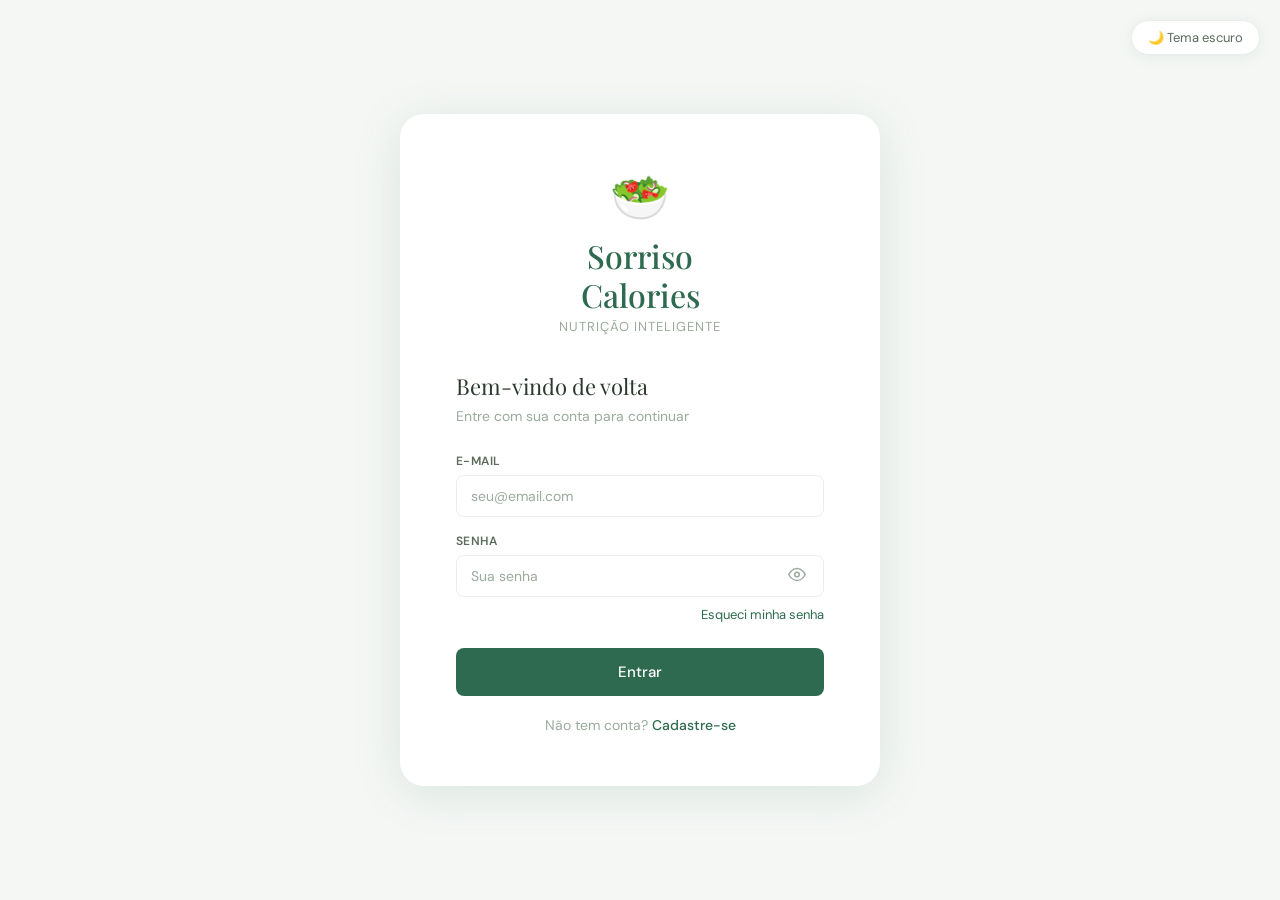
<file: public/index.html>
<!DOCTYPE html>
<html lang="pt-BR">
<head>
<meta charset="UTF-8">
<script>
  // Aplica o tema salvo antes de renderizar a página (evita flash)
  const _t = localStorage.getItem('sc_tema');
  if (_t === 'dark') document.documentElement.setAttribute('data-theme', 'dark');
</script>
<meta name="viewport" content="width=device-width, initial-scale=1.0">
<title>Dashboard — Sorriso Calories</title>
<link rel="stylesheet" href="css/shared.css">
<style>
  /* Grade dos 4 cards de estatísticas no topo */
  .dg { display:grid; grid-template-columns:repeat(4,1fr); gap:20px; margin-bottom:28px }

  /* Card de estatística individual */
  .sc  { background:var(--white); border-radius:var(--r); box-shadow:var(--sh);
         padding:24px 28px; display:flex; flex-direction:column; gap:12px }
  /* Variante escura (card de calorias) */
  .sc.acc { background:var(--g700) }
  .sc.acc .sl,.sc.acc .ss { color:rgba(255,255,255,.75) !important }
  .sc.acc .sv { color:var(--white) !important }

  .st  { display:flex; align-items:center; justify-content:space-between }
  .sl  { font-size:11px; font-weight:600; letter-spacing:.08em; text-transform:uppercase; color:var(--gray400) }
  .si  { width:36px; height:36px; border-radius:var(--rs); background:var(--g50);
         display:flex; align-items:center; justify-content:center }
  .sc.acc .si { background:rgba(255,255,255,.15) }
  .sv  { font-family:var(--fd); font-size:36px; font-weight:400; color:var(--gray800); line-height:1 }
  .ss  { font-size:13px; color:var(--gray400) }
  .sbar   { height:6px; background:var(--gray200); border-radius:99px; overflow:hidden }
  .sbar-f { height:100%; background:var(--g500); border-radius:99px; transition:width .6s }
  .sc.acc .sbar   { background:rgba(255,255,255,.2) }
  .sc.acc .sbar-f { background:rgba(255,255,255,.8) }

  /* Grade inferior: refeições | gráfico | sugestões */
  .db { display:grid; grid-template-columns:1fr 1fr 380px; gap:20px }

  /* Item de refeição na lista */
  .mi { display:flex; align-items:center; gap:14px; padding:12px 14px;
        border-radius:var(--rs); background:var(--gray100); margin-bottom:7px;
        cursor:pointer; transition:background .15s }
  .mi:hover { background:var(--g50) }

  /* Item de sugestão de refeição */
  .si2 { display:flex; align-items:center; gap:14px; padding:12px 14px;
         border-radius:var(--rs); border:1.5px solid var(--gray200);
         cursor:pointer; transition:all .18s; margin-bottom:7px }
  .si2:hover { border-color:var(--g300); background:var(--g50) }
</style>
</head>
<body>
<div class="wrap">
  <!-- Sidebar é injetada aqui pelo api.js -->
  <div id="sidebar-root"></div>

  <main class="main">
    <div class="ph">
      <div>
        <!-- Saudação personalizada com nome do usuário -->
        <h2 id="greeting">Carregando...</h2>
        <p id="sub">Aguarde...</p>
      </div>
      <a href="pages/adicionar-refeicao.html" class="btn">+ Registrar Refeição</a>
    </div>

    <div class="ca">
      <!-- Cards de estatísticas do dia -->
      <div class="dg">

        <!-- Card principal: calorias (fundo verde escuro) -->
        <div class="sc acc">
          <div class="st">
            <span class="sl">Calorias Hoje</span>
            <div class="si">
              <svg width="18" height="18" viewBox="0 0 24 24" fill="none" stroke="white" stroke-width="2">
                <path d="M12 2c0 6-8 8-8 14a8 8 0 0 0 16 0c0-6-8-8-8-14z"/>
              </svg>
            </div>
          </div>
          <div class="sv" id="s-kcal">—</div>
          <div class="ss" id="s-km">Meta: —</div>
          <div class="sbar"><div class="sbar-f" id="s-kb" style="width:0%"></div></div>
        </div>

        <!-- Card: proteínas -->
        <div class="sc">
          <div class="st">
            <span class="sl">Proteínas</span>
            <div class="si">
              <svg width="18" height="18" viewBox="0 0 24 24" fill="none" stroke="var(--g700)" stroke-width="2">
                <path d="M4 15s1-1 4-1 5 2 8 2 4-1 4-1V3s-1 1-4 1-5-2-8-2-4 1-4 1z"/>
                <line x1="4" y1="22" x2="4" y2="15"/>
              </svg>
            </div>
          </div>
          <div class="sv"><span id="s-p">—</span><span style="font-size:18px;color:var(--gray400)">g</span></div>
          <div class="ss" id="s-pm">Meta: —</div>
          <div class="sbar"><div class="sbar-f" id="s-pb" style="width:0%;background:var(--g700)"></div></div>
        </div>

        <!-- Card: carboidratos -->
        <div class="sc">
          <div class="st">
            <span class="sl">Carboidratos</span>
            <div class="si">
              <svg width="18" height="18" viewBox="0 0 24 24" fill="none" stroke="var(--g700)" stroke-width="2">
                <circle cx="12" cy="12" r="10"/><path d="M12 6v6l4 2"/>
              </svg>
            </div>
          </div>
          <div class="sv"><span id="s-c">—</span><span style="font-size:18px;color:var(--gray400)">g</span></div>
          <div class="ss" id="s-cm">Meta: —</div>
          <div class="sbar"><div class="sbar-f" id="s-cb" style="width:0%;background:var(--g500)"></div></div>
        </div>

        <!-- Card: gorduras -->
        <div class="sc">
          <div class="st">
            <span class="sl">Gorduras</span>
            <div class="si">
              <svg width="18" height="18" viewBox="0 0 24 24" fill="none" stroke="var(--g700)" stroke-width="2">
                <circle cx="12" cy="12" r="10"/><path d="M12 8v4l3 3"/>
              </svg>
            </div>
          </div>
          <div class="sv"><span id="s-f">—</span><span style="font-size:18px;color:var(--gray400)">g</span></div>
          <div class="ss" id="s-fm">Meta: —</div>
          <div class="sbar"><div class="sbar-f" id="s-fb" style="width:0%;background:var(--g300)"></div></div>
        </div>
      </div>

      <!-- Grade inferior -->
      <div class="db">

        <!-- Lista de refeições do dia -->
        <div class="card">
          <div style="display:flex;justify-content:space-between;align-items:center;margin-bottom:16px">
            <div class="ct">Refeições de Hoje</div>
            <a href="pages/refeicoes.html" class="btn-o" style="padding:7px 14px;font-size:12px">Ver todas</a>
          </div>
          <!-- Preenchido dinamicamente pelo JavaScript -->
          <div id="meals-list">
            <div style="background:var(--gray200);border-radius:6px;height:16px;margin-bottom:10px"></div>
            <div style="background:var(--gray200);border-radius:6px;height:16px;margin-bottom:10px"></div>
          </div>
          <a href="pages/adicionar-refeicao.html"
             style="display:flex;align-items:center;gap:8px;padding:8px 0;
                    color:var(--g500);font-size:13px;font-weight:500;
                    text-decoration:none;margin-top:4px">
            <svg width="15" height="15" viewBox="0 0 24 24" fill="none" stroke="currentColor" stroke-width="2">
              <circle cx="12" cy="12" r="10"/>
              <line x1="12" y1="8" x2="12" y2="16"/>
              <line x1="8" y1="12" x2="16" y2="12"/>
            </svg>
            Adicionar refeição
          </a>
        </div>

        <!-- Gráfico de rosca: distribuição de macros -->
        <div class="card" style="display:flex;flex-direction:column;align-items:center;gap:20px">
          <div class="ct" style="width:100%">Distribuição de Macros</div>
          <svg width="180" height="180" viewBox="0 0 180 180">
            <!-- Círculo de fundo (cinza) -->
            <circle cx="90" cy="90" r="70" fill="none" stroke="var(--gray200)" stroke-width="18"/>
            <!-- Arco de carboidratos (verde claro) -->
            <circle cx="90" cy="90" r="70" fill="none" stroke="var(--g300)" stroke-width="18"
                    id="rc" stroke-dasharray="0 440" stroke-linecap="round" transform="rotate(-90 90 90)"/>
            <!-- Arco de proteínas (verde escuro) -->
            <circle cx="90" cy="90" r="70" fill="none" stroke="var(--g700)" stroke-width="18"
                    id="rp" stroke-dasharray="0 440" stroke-linecap="round" transform="rotate(-90 90 90)"/>
            <!-- Texto central: total de kcal -->
            <text x="90" y="85" text-anchor="middle" font-family="Playfair Display,serif"
                  font-size="26" fill="var(--gray800)" id="rt">0</text>
            <text x="90" y="103" text-anchor="middle" font-family="DM Sans,sans-serif"
                  font-size="11" fill="var(--gray400)" letter-spacing="1">KCAL</text>
          </svg>
          <!-- Legenda do gráfico -->
          <div id="rleg" style="width:220px;display:flex;flex-direction:column;gap:10px"></div>
        </div>

        <!-- Sugestões de refeição baseadas no saldo calórico -->
        <div class="card">
          <div class="ct">Sugestões para Próxima Refeição</div>
          <p style="font-size:13px;color:var(--gray400);margin-bottom:12px">Com base no seu saldo calórico</p>
          <div id="sugs"></div>
        </div>
      </div>
    </div>
  </main>
</div>

<script src="js/api.js"></script>
<script>
  // Cores e labels para cada tipo de refeição
  const MC = {
    cafe:'#52b788', lanche_manha:'#95d5b2', almoco:'#2d6a4f',
    lanche_tarde:'#b7e4c7', jantar:'#1a3a2a', ceia:'#74c69d', outro:'#9aab9c'
  };
  const ML = {
    cafe:'☀️ Café', lanche_manha:'🌿 Lanche manhã', almoco:'🍽️ Almoço',
    lanche_tarde:'🍎 Lanche tarde', jantar:'🌙 Jantar', ceia:'🌛 Ceia', outro:'🍴 Outro'
  };

  // Carrega todos os dados do dashboard via API
  async function load() {
    const d = await GET('dashboard', { usuario_id: UID.get() });

    // Saudação personalizada com base no horário
    const hr = new Date().getHours();
    const greet = hr < 12 ? 'Bom dia' : hr < 18 ? 'Boa tarde' : 'Boa noite';
    document.getElementById('greeting').textContent = `${greet}, ${d.usuario.nome.split(' ')[0]} 👋`;
    const today = new Date().toLocaleDateString('pt-BR', { weekday:'long', day:'numeric', month:'long' });
    document.getElementById('sub').textContent =
      today.charAt(0).toUpperCase() + today.slice(1) +
      (d.streak_dias > 1 ? ` · 🔥 ${d.streak_dias} dias seguidos` : '');

    // Atualiza os 4 cards de estatísticas
    const meta = d.hoje.meta_kcal;
    const pm = Math.round(meta * .25 / 4);  // meta de proteínas em gramas
    const cm = Math.round(meta * .45 / 4);  // meta de carboidratos em gramas
    const fm = Math.round(meta * .30 / 9);  // meta de gorduras em gramas

    document.getElementById('s-kcal').textContent = Math.round(d.hoje.kcal).toLocaleString('pt-BR');
    document.getElementById('s-km').textContent   = `Meta: ${meta.toLocaleString('pt-BR')} kcal`;
    document.getElementById('s-kb').style.width   = Math.min(100, d.hoje.pct_meta) + '%';

    document.getElementById('s-p').textContent  = Math.round(d.hoje.proteina_g);
    document.getElementById('s-pm').textContent = `Meta: ${pm}g`;
    document.getElementById('s-pb').style.width = Math.min(100, Math.round(d.hoje.proteina_g / pm * 100)) + '%';

    document.getElementById('s-c').textContent  = Math.round(d.hoje.carb_g);
    document.getElementById('s-cm').textContent = `Meta: ${cm}g`;
    document.getElementById('s-cb').style.width = Math.min(100, Math.round(d.hoje.carb_g / cm * 100)) + '%';

    document.getElementById('s-f').textContent  = Math.round(d.hoje.gordura_g);
    document.getElementById('s-fm').textContent = `Meta: ${fm}g`;
    document.getElementById('s-fb').style.width = Math.min(100, Math.round(d.hoje.gordura_g / fm * 100)) + '%';

    // Lista de refeições do dia
    const ml = document.getElementById('meals-list');
    ml.innerHTML = d.refeicoes.length
      ? d.refeicoes.map(r => `
          <div class="mi" onclick="location.href='pages/refeicoes.html'">
            <div style="width:10px;height:10px;border-radius:50%;
                        background:${MC[r.tipo]||'#9aab9c'};flex-shrink:0"></div>
            <div style="flex:1">
              <div style="font-size:14px;font-weight:500">${ML[r.tipo] || r.tipo}</div>
              <div style="font-size:12px;color:var(--gray400);margin-top:2px">
                ${r.hora_ref?.slice(0,5) || ''} · ${r.num_itens} itens
              </div>
            </div>
            <div>
              <div style="font-size:15px;font-weight:600;color:var(--g700)">
                ${Math.round(r.kcal_total)}
              </div>
              <div style="font-size:11px;color:var(--gray400)">kcal</div>
            </div>
          </div>`).join('')
      : '<p style="font-size:13px;color:var(--gray400);padding:12px 0">Nenhuma refeição hoje. Que tal registrar a primeira?</p>';

    // Atualiza o gráfico de rosca SVG
    const kcal = Math.round(d.hoje.kcal);
    const tot  = d.hoje.proteina_g * 4 + d.hoje.carb_g * 4 + d.hoje.gordura_g * 9 || 1;
    const CIRC = 440;
    const pD   = Math.round(d.hoje.proteina_g * 4 / tot * CIRC);  // arco de proteínas
    const cD   = Math.round(d.hoje.carb_g * 4 / tot * CIRC);      // arco de carboidratos

    document.getElementById('rt').textContent = kcal.toLocaleString('pt-BR');
    document.getElementById('rp').setAttribute('stroke-dasharray', `${pD} ${CIRC}`);
    document.getElementById('rc').setAttribute('stroke-dasharray', `${cD} ${CIRC}`);
    document.getElementById('rc').setAttribute('stroke-dashoffset', `-${pD}`);

    // Legenda do gráfico
    document.getElementById('rleg').innerHTML = [
      ['var(--g700)', 'Proteínas',    `${Math.round(d.hoje.proteina_g)}g`],
      ['var(--g300)', 'Carboidratos', `${Math.round(d.hoje.carb_g)}g`],
      ['var(--g500)', 'Gorduras',     `${Math.round(d.hoje.gordura_g)}g`],
    ].map(([c, l, v]) => `
      <div style="display:flex;justify-content:space-between">
        <span style="display:flex;align-items:center;gap:8px;font-size:13px;color:var(--gray600)">
          <span style="width:8px;height:8px;border-radius:50%;background:${c};display:inline-block"></span>
          ${l}
        </span>
        <span style="font-size:13px;font-weight:600">${v}</span>
      </div>`).join('');

    // Sugestões de alimentos com base no saldo calórico
    document.getElementById('sugs').innerHTML = d.sugestoes.map(s => `
      <div class="si2" onclick="location.href='pages/alimentos.html'">
        <div style="font-size:22px">${s.emoji}</div>
        <div style="flex:1">
          <div style="font-size:13px;font-weight:500;color:var(--gray800)">${s.nome}</div>
          <div style="font-size:11px;color:var(--gray400);margin-top:2px">
            ${Math.round(s.proteina_g)}g prot · ${Math.round(s.carb_g)}g carb
          </div>
        </div>
        <div style="font-size:13px;font-weight:600;color:var(--g700)">
          ${Math.round(s.kcal)} kcal
        </div>
      </div>`).join('') || '<p style="font-size:13px;color:var(--gray400)">Sem sugestões agora.</p>';
  }

      // Inicializa sidebar e carrega dados
      scInit('dashboard').then(() => load().catch(e => toast(e.message, 'error')));
</script>
</body>
</html>
</file>
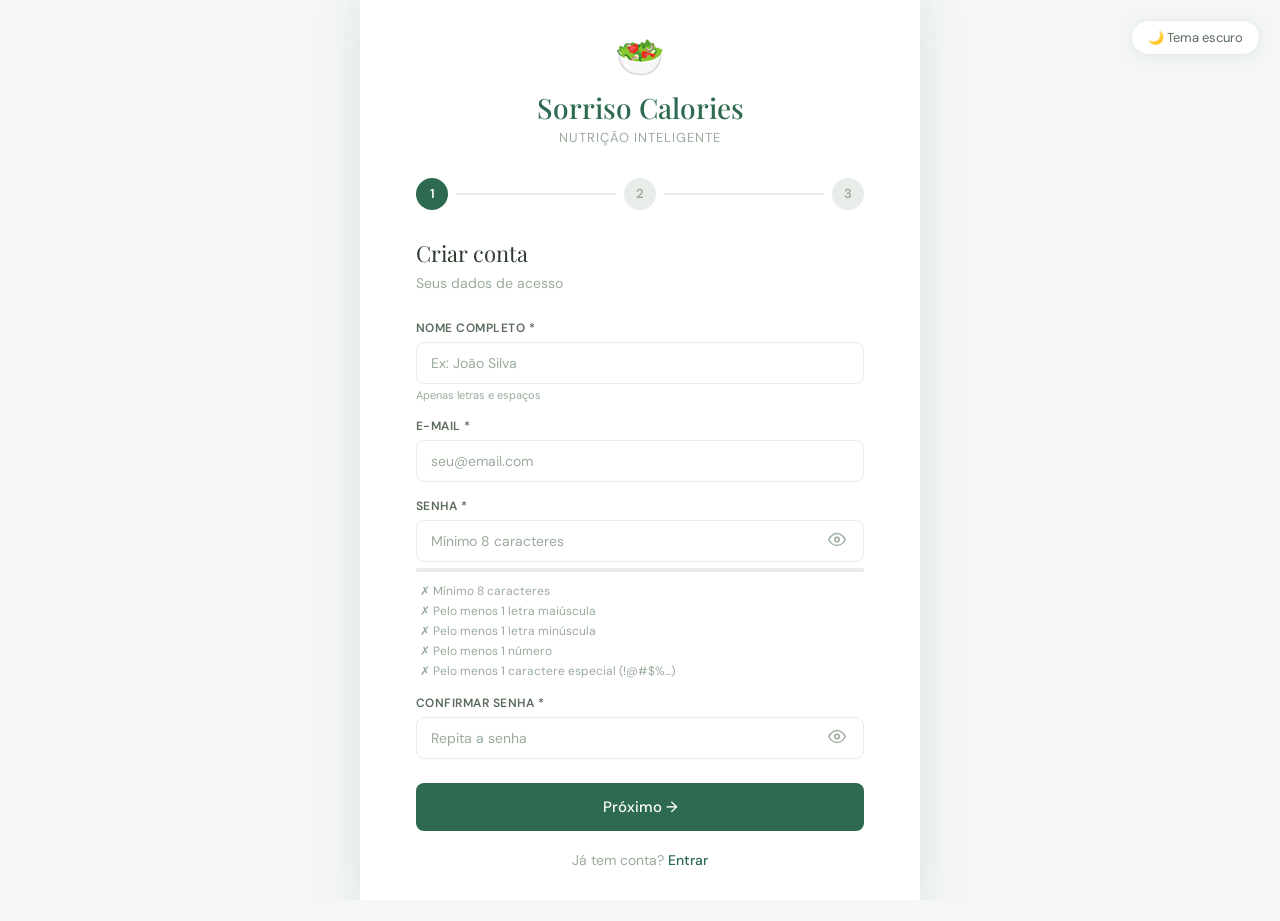
<file: public/cadastro.html>
<!DOCTYPE html>
<html lang="pt-BR">
<head>
<meta charset="UTF-8">
<script>
  // Aplica o tema salvo antes de renderizar a página (evita flash)
  const _t = localStorage.getItem('sc_tema');
  if (_t === 'dark') document.documentElement.setAttribute('data-theme', 'dark');
  // Define a data máxima de nascimento (7 anos atrás)
  const maxNasc = new Date();
  maxNasc.setFullYear(maxNasc.getFullYear() - 7);
  document.getElementById('nasc').max = maxNasc.toISOString().split('T')[0];
  // Permite avançar com Enter em cada etapa
  document.addEventListener('keydown', e => {
    if (e.key !== 'Enter') return;

    // Evita disparar em textareas
    if (e.target.tagName === 'TEXTAREA') return;

    // Identifica qual etapa está visível e chama a função correta
    if (document.getElementById('s1').style.display !== 'none') {
      goStep2();
    } else if (document.getElementById('s2').style.display !== 'none') {
      goStep3();
    } else if (document.getElementById('s3').style.display !== 'none') {
      cadastrar();
    }
  });
</script>
<meta name="viewport" content="width=device-width, initial-scale=1.0">
<title>Cadastro — Sorriso Calories</title>
<link rel="stylesheet" href="css/shared.css">
<style>
  body { display:flex; align-items:center; justify-content:center;
         min-height:100vh; background:var(--gray100); width:100% }

  .auth-card { background:var(--white); border-radius:24px;
               box-shadow:0 8px 48px rgba(44,106,79,.13);
               padding:52px 56px; width:560px }

  .auth-logo { text-align:center; margin-bottom:32px }
  .auth-logo h1 { font-family:var(--fd); font-size:28px;
                  font-weight:500; color:var(--g700); line-height:1.2 }
  .auth-logo p  { font-size:13px; color:var(--gray400);
                  text-transform:uppercase; letter-spacing:.08em; margin-top:4px }

  .auth-title { font-family:var(--fd); font-size:22px; font-weight:400;
                color:var(--gray800); margin-bottom:6px }
  .auth-sub   { font-size:14px; color:var(--gray400); margin-bottom:28px }

  .pw-wrap { position:relative }
  .pw-wrap .inp { padding-right:44px }
  .pw-toggle { position:absolute; right:14px; top:50%; transform:translateY(-50%);
               background:none; border:none; cursor:pointer;
               color:var(--gray400); padding:4px; transition:color .18s }
  .pw-toggle:hover { color:var(--g700) }

  /* Indicador de força da senha */
  .pw-strength { height:4px; border-radius:99px; margin-top:6px;
                 background:var(--gray200); overflow:hidden }
  .pw-strength-bar { height:100%; border-radius:99px;
                     width:0%; transition:width .3s, background .3s }

  .auth-btn { width:100%; justify-content:center;
              padding:14px; font-size:15px; margin-top:8px }

  /* Etapas do cadastro */
  .steps { display:flex; gap:8px; justify-content:center; margin-bottom:28px }
  .step  { width:32px; height:32px; border-radius:50%; display:flex;
           align-items:center; justify-content:center; font-size:13px;
           font-weight:600; background:var(--gray200); color:var(--gray400);
           transition:all .2s }
  .step.on  { background:var(--g700); color:var(--white) }
  .step.done{ background:var(--g100); color:var(--g700) }

  .auth-err  { background:#fde8e8; color:#c0392b; border-radius:var(--rs);
               padding:12px 16px; font-size:13px; margin-bottom:16px; display:none }
  .auth-err.show { display:block }

  .auth-link { text-align:center; margin-top:20px;
               font-size:14px; color:var(--gray400) }
  .auth-link a { color:var(--g700); font-weight:500; text-decoration:none }
  .auth-link a:hover { text-decoration:underline }

  /* Cards de seleção de objetivo */
  .obj-grid { display:grid; grid-template-columns:repeat(3,1fr); gap:12px }
  .obj-card { border:2px solid var(--gray200); border-radius:var(--rs);
              padding:16px 12px; text-align:center; cursor:pointer; transition:all .18s }
  .obj-card:hover { border-color:var(--g300); background:var(--g50) }
  .obj-card.on    { border-color:var(--g700); background:var(--g50) }
  .obj-card.on span { color:var(--g700) }
  .obj-card span  { font-size:13px; font-weight:600; color:var(--gray800) }
    
   /* Requisitos de senha */
    .pw-req {
      font-size:12px;
      color:var(--gray400);
      transition:color .2s;
      padding-left:4px;
    }
    .pw-req.ok {
      color:var(--g700);
    }
    
</style>
</head>
<body>
<div class="auth-card">

  <div class="auth-logo">
    <div style="font-size:40px;margin-bottom:8px">🥗</div>
    <h1>Sorriso Calories</h1>
    <p>Nutrição inteligente</p>
  </div>

  <!-- Indicador de etapas -->
  <div class="steps">
    <div class="step on" id="st1">1</div>
    <div style="flex:1;height:2px;background:var(--gray200);align-self:center"></div>
    <div class="step" id="st2">2</div>
    <div style="flex:1;height:2px;background:var(--gray200);align-self:center"></div>
    <div class="step" id="st3">3</div>
  </div>

  <div class="auth-err" id="err"></div>

  <!-- ETAPA 1: Dados de acesso -->
  <div id="s1">
    <h2 class="auth-title">Criar conta</h2>
    <p class="auth-sub">Seus dados de acesso</p>
    <div style="display:flex;flex-direction:column;gap:16px">
      <div class="fg" style="grid-column:1/-1">
        <label class="lbl">Nome completo *</label>
        <input class="inp" id="nome" placeholder="Ex: João Silva"
              oninput="this.value = this.value.replace(/[^a-zA-ZÀ-ÿ\s]/g, '')">
        <div style="font-size:11px;color:var(--gray400);margin-top:4px">
          Apenas letras e espaços
        </div>
      </div>
      <div class="fg">
        <label class="lbl">E-mail *</label>
        <input class="inp" id="email" type="email" placeholder="seu@email.com">
      </div>
      <div class="fg">
          <label class="lbl">Senha *</label>
          <div class="pw-wrap">
            <input class="inp" id="senha" type="password"
       			placeholder="Mínimo 8 caracteres" oninput="checkSenha()">
            <button class="pw-toggle" type="button"
                    onclick="toggleSenha('senha', this)">
              <svg width="18" height="18" viewBox="0 0 24 24" fill="none"
                   stroke="currentColor" stroke-width="2">
                <path d="M1 12s4-8 11-8 11 8 11 8-4 8-11 8-11-8-11-8z"/>
                <circle cx="12" cy="12" r="3"/>
              </svg>
            </button>
          </div>
          <!-- Barra de força -->
          <div class="pw-strength">
            <div class="pw-strength-bar" id="pw-bar"></div>
          </div>
          <div style="font-size:11px;font-weight:600;margin-top:3px" id="pw-label"></div>
          <!-- Requisitos de senha -->
          <div style="margin-top:8px;display:flex;flex-direction:column;gap:4px" id="pw-reqs">
            <div class="pw-req" id="req-len">  ✗ Mínimo 8 caracteres</div>
            <div class="pw-req" id="req-upper">✗ Pelo menos 1 letra maiúscula</div>
            <div class="pw-req" id="req-lower">✗ Pelo menos 1 letra minúscula</div>
            <div class="pw-req" id="req-num">  ✗ Pelo menos 1 número</div>
            <div class="pw-req" id="req-spec"> ✗ Pelo menos 1 caractere especial (!@#$%...)</div>
          </div>
        </div>
      <div class="fg">
        <label class="lbl">Confirmar senha *</label>
        <div class="pw-wrap">
          <input class="inp" id="senha2" type="password" placeholder="Repita a senha">
          <button class="pw-toggle" type="button"
                  onclick="toggleSenha('senha2', this)">
            <svg width="18" height="18" viewBox="0 0 24 24" fill="none"
                 stroke="currentColor" stroke-width="2">
              <path d="M1 12s4-8 11-8 11 8 11 8-4 8-11 8-11-8-11-8z"/>
              <circle cx="12" cy="12" r="3"/>
            </svg>
          </button>
        </div>
      </div>
      <button class="btn auth-btn" onclick="goStep2()">Próximo →</button>
    </div>
  </div>

  <!-- ETAPA 2: Dados físicos -->
  <div id="s2" style="display:none">
    <h2 class="auth-title">Seus dados</h2>
    <p class="auth-sub">Para calcular sua meta calórica</p>
    <div style="display:flex;flex-direction:column;gap:14px">
      <div class="g2">
        <div class="fg">
          <label class="lbl">Sexo Biológico *</label>
          <select class="sel" id="genero" onchange="bloquearOpcaoVazia(this)">
            <option value="" disabled selected>Selecione o seu gênero</option>
            <option value="M">Masculino</option>
            <option value="F">Feminino</option>
          </select>
        </div>
        <div class="fg">
          <label class="lbl">Data de nascimento</label>
          <input class="inp" id="nasc" type="date" id="nasc"
         	max="" id="nasc-input">
        </div>
        <div class="fg">
          <label class="lbl">Peso atual (kg)</label>
          <input class="inp" id="peso" type="number" placeholder="Ex: 70"
                step="0.001" min="20" max="300"
                oninput="limitarDecimais(this, 3)">
        </div>
        <div class="fg">
          <label class="lbl">Altura (cm)</label>
          <input class="inp" id="altura" type="number" placeholder="Ex: 170"
                step="0.01" min="100" max="300"
                oninput="limitarDecimais(this, 2)">
        </div>
      </div>
      <div class="fg">
        <label class="lbl">Nível de atividade</label>
        <select class="sel" id="ativ">
          <option value="sedentary">Sedentário (sem exercício)</option>
          <option value="light" selected>Levemente ativo (1–3x/sem)</option>
          <option value="moderate">Moderadamente ativo (3–5x/sem)</option>
          <option value="active">Muito ativo (6–7x/sem)</option>
          <option value="extra">Extremamente ativo</option>
        </select>
      </div>
      <div style="display:flex;gap:10px;margin-top:4px">
        <button class="btn-o" style="flex:1;justify-content:center;padding:13px"
                onclick="goStep(1)">← Voltar</button>
        <button class="btn" style="flex:2;justify-content:center;padding:13px"
                onclick="goStep3()">Próximo →</button>
      </div>
    </div>
  </div>

  <!-- ETAPA 3: Objetivo -->
  <div id="s3" style="display:none">
    <h2 class="auth-title">Seu objetivo</h2>
    <p class="auth-sub">Vamos personalizar sua meta calórica</p>
    <div class="obj-grid">
      <div class="obj-card on" data-g="loss" onclick="pickObj(this)">
        <div style="font-size:28px;margin-bottom:8px">⚖️</div>
        <span>Perda de Peso</span>
        <div style="font-size:11px;color:var(--gray400);margin-top:4px">Déficit calórico</div>
      </div>
      <div class="obj-card" data-g="maintain" onclick="pickObj(this)">
        <div style="font-size:28px;margin-bottom:8px">🔄</div>
        <span>Manutenção</span>
        <div style="font-size:11px;color:var(--gray400);margin-top:4px">Equilíbrio</div>
      </div>
      <div class="obj-card" data-g="gain" onclick="pickObj(this)">
        <div style="font-size:28px;margin-bottom:8px">💪</div>
        <span>Ganho de Massa</span>
        <div style="font-size:11px;color:var(--gray400);margin-top:4px">Superávit</div>
      </div>
    </div>

    <!-- Preview da meta calculada -->
    <div id="meta-box"
         style="margin-top:20px;padding:18px;background:var(--g50);
                border-radius:var(--rs);text-align:center;display:none">
      <div style="font-family:var(--fd);font-size:40px;color:var(--g700)"
           id="meta-val">—</div>
      <div style="font-size:12px;color:var(--gray400);margin-top:4px">
        kcal/dia estimado
      </div>
    </div>

    <div style="display:flex;gap:10px;margin-top:20px">
      <button class="btn-o" style="flex:1;justify-content:center;padding:13px"
              onclick="goStep(2)">← Voltar</button>
      <button class="btn" style="flex:2;justify-content:center;padding:14px;font-size:15px"
              id="btn-cad" onclick="cadastrar()">Criar Conta 🎉</button>
    </div>
  </div>

  <div class="auth-link">
    Já tem conta? <a href="login.html">Entrar</a>
  </div>
</div>

<script>
  const BASE = '/sorriso-calories/api';

  // Se já está logado, vai para o dashboard
  if (localStorage.getItem('sc_token')) location.href = 'index.html';

  let objetivo = 'loss';

  // Impede que a pessoa volte para a opção vazia do gênero
  function bloquearOpcaoVazia(sel) {
    // Remove a opção vazia após primeira seleção
    const vazia = sel.querySelector('option[value=""]');
    if (vazia && sel.value !== '') {
      vazia.disabled = true;
    }
  }

  // Limita casas decimais de um input numérico
  function limitarDecimais(input, casas) {
    const val = input.value;
    if (val.includes('.')) {
      const partes = val.split('.');
      if (partes[1].length > casas) {
        input.value = partes[0] + '.' + partes[1].slice(0, casas);
      }
    }
  }

  
  // Guarda os tipos originais dos inputs ao carregar a página
  const tiposOriginais = {};
  document.addEventListener('DOMContentLoaded', () => {
    ['nome', 'email', 'senha', 'senha2'].forEach(id => {
      const el = document.getElementById(id);
      if (el) tiposOriginais[id] = el.getAttribute('type') || 'text';
    });
  });

  // Valida se o tipo original do input foi alterado
  function validarTiposInputs() {
    const campos = ['nome', 'email', 'senha', 'senha2'];
    for (const id of campos) {
      const el = document.getElementById(id);
      if (!el) continue;

      const tipoAtual    = el.type;
      const tipoOriginal = tiposOriginais[id];

      // Permite que password vire text (botão mostrar/esconder)
      // mas não permite outros tipos como color, number, etc.
      const tiposPermitidos = tipoOriginal === 'password'
        ? ['password', 'text']
        : [tipoOriginal];

      if (!tiposPermitidos.includes(tipoAtual)) {
        return `O campo "${id}" foi modificado indevidamente.`;
      }
    }
    return null;
  }

  
  const tiposOriginaisEtapa2 = {};
  document.addEventListener('DOMContentLoaded', () => {
    ['peso', 'altura', 'nasc'].forEach(id => {
      const el = document.getElementById(id);
      if (el) tiposOriginaisEtapa2[id] = el.getAttribute('type') || 'text';
    });
  });

  // Valida se o tipo dos inputs da etapa 2 foi alterado
  function validarTiposInputsEtapa2() {
    const campos = ['peso', 'altura', 'nasc'];
    for (const id of campos) {
      const el = document.getElementById(id);
      if (!el) continue;
      if (el.type !== tiposOriginaisEtapa2[id]) {
        return `O campo "${id}" foi modificado indevidamente.`;
      }
    }
    return null;
  }


  // Navega entre as etapas
  function goStep(n) {
    [1,2,3].forEach(i => {
      document.getElementById(`s${i}`).style.display = i === n ? '' : 'none';
      const st = document.getElementById(`st${i}`);
      st.className = 'step' + (i === n ? ' on' : i < n ? ' done' : '');
    });
    document.getElementById('err').classList.remove('show');
  }

  let errTimer = null;
  function showErr(msg) {
    const el = document.getElementById('err');
    el.textContent = msg;
    el.classList.add('show');

    // Limpa timer anterior se existir
    if (errTimer) clearTimeout(errTimer);

    // Some automaticamente após 3 segundos
    errTimer = setTimeout(() => {
      el.classList.remove('show');
    }, 3000);
  }

  // Mostra ou esconde senha
  function toggleSenha(id, btn) {
    const input = document.getElementById(id);
    const isPass = input.type === 'password';
    input.type = isPass ? 'text' : 'password';
    btn.innerHTML = isPass
      ? `<svg width="18" height="18" viewBox="0 0 24 24" fill="none" stroke="currentColor" stroke-width="2"><path d="M17.94 17.94A10.07 10.07 0 0 1 12 20c-7 0-11-8-11-8a18.45 18.45 0 0 1 5.06-5.94"/><path d="M9.9 4.24A9.12 9.12 0 0 1 12 4c7 0 11 8 11 8a18.5 18.5 0 0 1-2.16 3.19"/><line x1="1" y1="1" x2="23" y2="23"/></svg>`
      : `<svg width="18" height="18" viewBox="0 0 24 24" fill="none" stroke="currentColor" stroke-width="2"><path d="M1 12s4-8 11-8 11 8 11 8-4 8-11 8-11-8-11-8z"/><circle cx="12" cy="12" r="3"/></svg>`;
  }

  // Indicador de força da senha
  function checkSenha() {
      const s    = document.getElementById('senha').value;
      const nome = document.getElementById('nome').value.toLowerCase().trim();

      // Verifica cada requisito obrigatório
      const reqs = {
        'req-len':   s.length >= 8,
        'req-upper': /[A-Z]/.test(s),
        'req-lower': /[a-z]/.test(s),
        'req-num':   /[0-9]/.test(s),
        'req-spec':  /[^A-Za-z0-9]/.test(s),
      };
      const labels = {
        'req-len':   'Mínimo 8 caracteres',
        'req-upper': 'Pelo menos 1 letra maiúscula',
        'req-lower': 'Pelo menos 1 letra minúscula',
        'req-num':   'Pelo menos 1 número',
        'req-spec':  'Pelo menos 1 caractere especial (!@#$%...)',
      };

      let requisitosOk = 0;
      for (const [id, passed] of Object.entries(reqs)) {
        const el = document.getElementById(id);
        el.textContent = (passed ? '✓ ' : '✗ ') + labels[id];
        el.classList.toggle('ok', passed);
        if (passed) requisitosOk++;
      }

      const bar   = document.getElementById('pw-bar');
      const label = document.getElementById('pw-label');

      if (s.length === 0) {
        bar.style.width = '0%'; label.textContent = ''; return;
      }

      // ── Algoritmo de força ─────────────────────────────────────
      let pontos = 0;

      // Base: cada requisito vale 1 ponto
      pontos += requisitosOk;

      // Bônus por tamanho
      if (s.length >= 12) pontos++;
      if (s.length >= 16) pontos++;

      // Bônus por múltiplos caracteres especiais
      if ((s.match(/[^A-Za-z0-9]/g) || []).length >= 2) pontos++;

      // ── Penalidades ────────────────────────────────────────────

      // Penaliza senha curta independente dos tipos (ex: "Mm@1" = fraca)
      if (s.length < 10) pontos = Math.min(pontos, 2);

      // Penaliza sequências numéricas óbvias
      const seqNumericas = ['12345678','87654321','11111111','00000000','99999999'];
      if (seqNumericas.some(seq => s.includes(seq))) pontos -= 3;

      // Penaliza sequências de teclado
      const seqTeclado = ['qwertyui','asdfghjk','zxcvbnm','qwerty','asdf'];
      if (seqTeclado.some(seq => s.toLowerCase().includes(seq))) pontos -= 2;

      // Penaliza senhas comuns
      const senhasComuns = ['password','senha123','admin123','brasil','futebol','123mudar'];
      if (senhasComuns.some(s2 => s.toLowerCase().includes(s2))) pontos -= 3;

      // Penaliza repetição excessiva (ex: "aaaa", "1111")
      if (/(.)\1{3,}/.test(s)) pontos -= 2;

      // Penaliza se contém o nome ou partes do nome (mínimo 3 letras)
      if (nome.length >= 3) {
        const partes = nome.split(' ').filter(p => p.length >= 3);
        if (partes.some(parte => s.toLowerCase().includes(parte))) {
          pontos -= 3;
        }
      }

      // Garante entre 0 e 8
      pontos = Math.max(0, Math.min(8, pontos));

      // Define nível
      let cor, texto;
      if (pontos <= 2) {
        cor = '#e05252'; texto = '😬 Fraca — fácil de adivinhar';
      } else if (pontos <= 4) {
        cor = '#e8a838'; texto = '😐 Razoável — pode melhorar';
      } else if (pontos <= 6) {
        cor = '#52b788'; texto = '😊 Boa — bem protegida';
      } else {
        cor = '#2d6a4f'; texto = '💪 Bizarra — essa senha é uma fortaleza!';
      }

      const largura = Math.max(10, Math.min(100, pontos * 12.5));
      bar.style.width      = largura + '%';
      bar.style.background = cor;
      label.style.color    = cor;
      label.textContent    = texto;
    }

  // Validação e avanço para etapa 2
  function goStep2() {
    // Verifica se algum tipo de input foi alterado
    const erroTipo = validarTiposInputs();
    if (erroTipo) return showErr(erroTipo);

    const nome   = document.getElementById('nome').value.trim();
    const email  = document.getElementById('email').value.trim();
    const senha  = document.getElementById('senha').value;
    const senha2 = document.getElementById('senha2').value;

    if (!nome) return showErr('Informe seu nome.');

    // Valida que o nome tem apenas letras e espaços
    if (!/^[a-zA-ZÀ-ÿ\s]+$/.test(nome)) {
      return showErr('O nome deve conter apenas letras e espaços.');
    }

    // Valida que o nome tem pelo menos 2 palavras
    if (nome.trim().split(/\s+/).length < 2) {
      return showErr('Informe seu nome completo (nome e sobrenome).');
    }

    const emailRegex = /^[^\s@]+@[^\s@]+\.[^\s@]+$/;
    if (!email)                  return showErr('Informe seu e-mail.');
    if (!emailRegex.test(email)) return showErr('Email inválido. Use um formato como: nome@exemplo.com');

      if (senha.length < 8)                return showErr('A senha deve ter pelo menos 8 caracteres.');
      if (!/[A-Z]/.test(senha))            return showErr('A senha deve ter pelo menos 1 letra maiúscula.');
      if (!/[a-z]/.test(senha))            return showErr('A senha deve ter pelo menos 1 letra minúscula.');
      if (!/[0-9]/.test(senha))            return showErr('A senha deve ter pelo menos 1 número.');
      if (!/[^A-Za-z0-9]/.test(senha))     return showErr('A senha deve ter pelo menos 1 caractere especial.');
      if (senha !== senha2)                return showErr('As senhas não coincidem.');

    goStep(2);
  }

  // Avança para etapa 3 e calcula preview da meta
  function goStep3() {
    // Verifica se algum tipo de input foi alterado
    const erroTipo = validarTiposInputsEtapa2();
    if (erroTipo) return showErr(erroTipo);

    const pesoVal   = document.getElementById('peso').value;
    const alturaVal = document.getElementById('altura').value;
    const nascVal   = document.getElementById('nasc').value;
    const genero    = document.getElementById('genero').value;

    // Valida gênero
    if (!genero || !['M', 'F'].includes(genero)) {
      return showErr('Selecione seu gênero.');
    }

    if (!pesoVal)   return showErr('Informe seu peso atual.');
    if (!alturaVal) return showErr('Informe sua altura.');
    if (!nascVal)   return showErr('Informe sua data de nascimento.');

    const peso   = parseFloat(pesoVal);
    const altura = parseFloat(alturaVal);

    // Valida decimais
    if (pesoVal.includes('.') && pesoVal.split('.')[1].length > 3) {
      return showErr('O peso pode ter no máximo 3 casas decimais.');
    }
    if (alturaVal.includes('.') && alturaVal.split('.')[1].length > 2) {
      return showErr('A altura pode ter no máximo 2 casas decimais.');
    }

    // Valida limites — usa Math.floor para garantir precisão
    if (isNaN(peso) || peso < 20)    return showErr('Peso mínimo é 20kg.');
    if (peso > 300)                  return showErr('Peso máximo é 300kg.');
    if (isNaN(altura) || altura < 100) return showErr('Altura mínima é 100cm.');
    if (altura > 300)                return showErr('Altura máxima é 300cm.');

    // Rejeita 19.999 e 99.999 explicitamente
    if (peso < 20)   return showErr('Peso mínimo é 20kg.');
    if (altura < 100) return showErr('Altura mínima é 100cm.');

    const nasc  = new Date(nascVal);
    const hoje  = new Date();
    const idade = hoje.getFullYear() - nasc.getFullYear()
      - (hoje < new Date(hoje.getFullYear(), nasc.getMonth(), nasc.getDate()) ? 1 : 0);

    if (idade < 7)   return showErr('É necessário ter pelo menos 7 anos para se cadastrar.');
    if (idade > 120) return showErr('Verifique a data de nascimento informada.');

    goStep(3);
    calcMeta();
  }

  // Seleciona o objetivo e recalcula o preview
  function pickObj(el) {
    document.querySelectorAll('.obj-card').forEach(o => {
      o.classList.remove('on');
      o.querySelector('span').style.color = '';
    });
    el.classList.add('on');
    objetivo = el.dataset.g;
    calcMeta();
  }

  // Calcula preview da meta calórica no frontend (mesmo cálculo do backend)
  function calcMeta() {
    const w   = parseFloat(document.getElementById('peso').value)   || 70;
    const h   = parseFloat(document.getElementById('altura').value) || 170;
    const nasc= document.getElementById('nasc').value;
    const g   = document.getElementById('genero').value;
    const fac = { sedentary:1.2, light:1.375, moderate:1.55, active:1.725, extra:1.9 };
    const fat = fac[document.getElementById('ativ').value] || 1.375;
    const age = nasc ? Math.floor((Date.now() - new Date(nasc)) / 31557600000) : 30;
    const bmr = g === 'M'
      ? 10*w + 6.25*h - 5*age + 5
      : 10*w + 6.25*h - 5*age - 161;
    const tdee = bmr * fat;
    const kcal = Math.round(objetivo === 'loss' ? tdee-400 : objetivo === 'gain' ? tdee+300 : tdee);
    document.getElementById('meta-box').style.display = '';
    document.getElementById('meta-val').textContent = kcal.toLocaleString('pt-BR');
  }

  // Envia o cadastro para a API
  async function cadastrar() {
    const btn = document.getElementById('btn-cad');
    btn.textContent = 'Criando conta...';
    btn.disabled    = true;

    try {
      const res = await fetch(`${BASE}/auth/cadastro`, {
        method:  'POST',
        headers: { 'Content-Type': 'application/json' },
        body: JSON.stringify({
          nome:      document.getElementById('nome').value.trim(),
          email:     document.getElementById('email').value.trim(),
          senha:     document.getElementById('senha').value,
          genero:    document.getElementById('genero').value,
          data_nasc: document.getElementById('nasc').value    || null,
          peso_atual:parseFloat(document.getElementById('peso').value)   || null,
          altura_cm: parseInt(document.getElementById('altura').value)   || null,
          nivel_ativ:document.getElementById('ativ').value,
          objetivo,
        }),
      });
      const d = await res.json();
      console.log('Resposta da API:', d);
      console.log('Email enviado:', d.email_enviado);
      console.log('Brevo key set:', d.brevo_key_set);
      console.log('Brevo key preview:', d.brevo_key_preview);
      console.log('Sender email:', d.sender_email);

      if (!res.ok) {
        showErr(d.error || 'Erro ao criar conta.');
        return;
      }

      // Não loga automaticamente — precisa confirmar o email primeiro
      // Mostra mensagem de sucesso na etapa 3
      document.getElementById('btn-cad').style.display = 'none';
      document.querySelector('.obj-grid').style.display = 'none';
      if (document.getElementById('meta-box'))
        document.getElementById('meta-box').style.display = 'none';

      document.getElementById('ob-s3')?.style;

      // Substitui o conteúdo da etapa 3 por mensagem de sucesso
      document.getElementById('s3').innerHTML = `
        <div style="text-align:center;padding:20px 0">
          <div style="font-size:64px;margin-bottom:16px">📧</div>
          <h3 style="font-family:var(--fd);font-size:22px;font-weight:400;
                    color:var(--gray800);margin-bottom:10px">
            Verifique seu email!
          </h3>
          <p style="font-size:15px;color:var(--gray600);line-height:1.6;margin-bottom:24px">
            Enviamos um link de confirmação para<br>
            <strong>${document.getElementById('email').value.trim()}</strong>
          </p>
          <p style="font-size:13px;color:var(--gray400)">
            Clique no link do email para ativar sua conta.<br>
            Verifique também a pasta de spam.
          </p>
          <a href="login.html" class="btn"
            style="display:inline-flex;margin-top:24px">
            Ir para o login
          </a>
        </div>
      `;

    } catch(e) {
      showErr('Erro de conexão. Verifique se o servidor está rodando.');
    } finally {
      btn.textContent = 'Criar Conta 🎉';
      btn.disabled    = false;
    }
  }
</script>
<!-- Botão de tema no canto superior direito -->
<button onclick="toggleTema()"
  style="position:fixed;top:20px;right:20px;background:var(--white);
         border:1.5px solid var(--gray200);border-radius:99px;
         padding:8px 16px;font-family:var(--fb);font-size:13px;
         color:var(--gray600);cursor:pointer;transition:all .18s;
         display:flex;align-items:center;gap:8px;box-shadow:var(--sh)"
  id="tema-btn">
  🌙 Tema escuro
</button>

<script>
  // Aplica o tema salvo ao carregar
  function aplicarTema() {
    const tema = localStorage.getItem('sc_tema') || 'light';
    if (tema === 'dark') {
      document.documentElement.setAttribute('data-theme', 'dark');
      document.getElementById('tema-btn').textContent = '☀️ Tema claro';
    } else {
      document.documentElement.removeAttribute('data-theme');
      document.getElementById('tema-btn').textContent = '🌙 Tema escuro';
    }
  }

  function toggleTema() {
    const atual = localStorage.getItem('sc_tema') || 'light';
    const novo  = atual === 'light' ? 'dark' : 'light';
    localStorage.setItem('sc_tema', novo);
    aplicarTema();
  }

  aplicarTema();
</script>
</body>
</html>
</file>
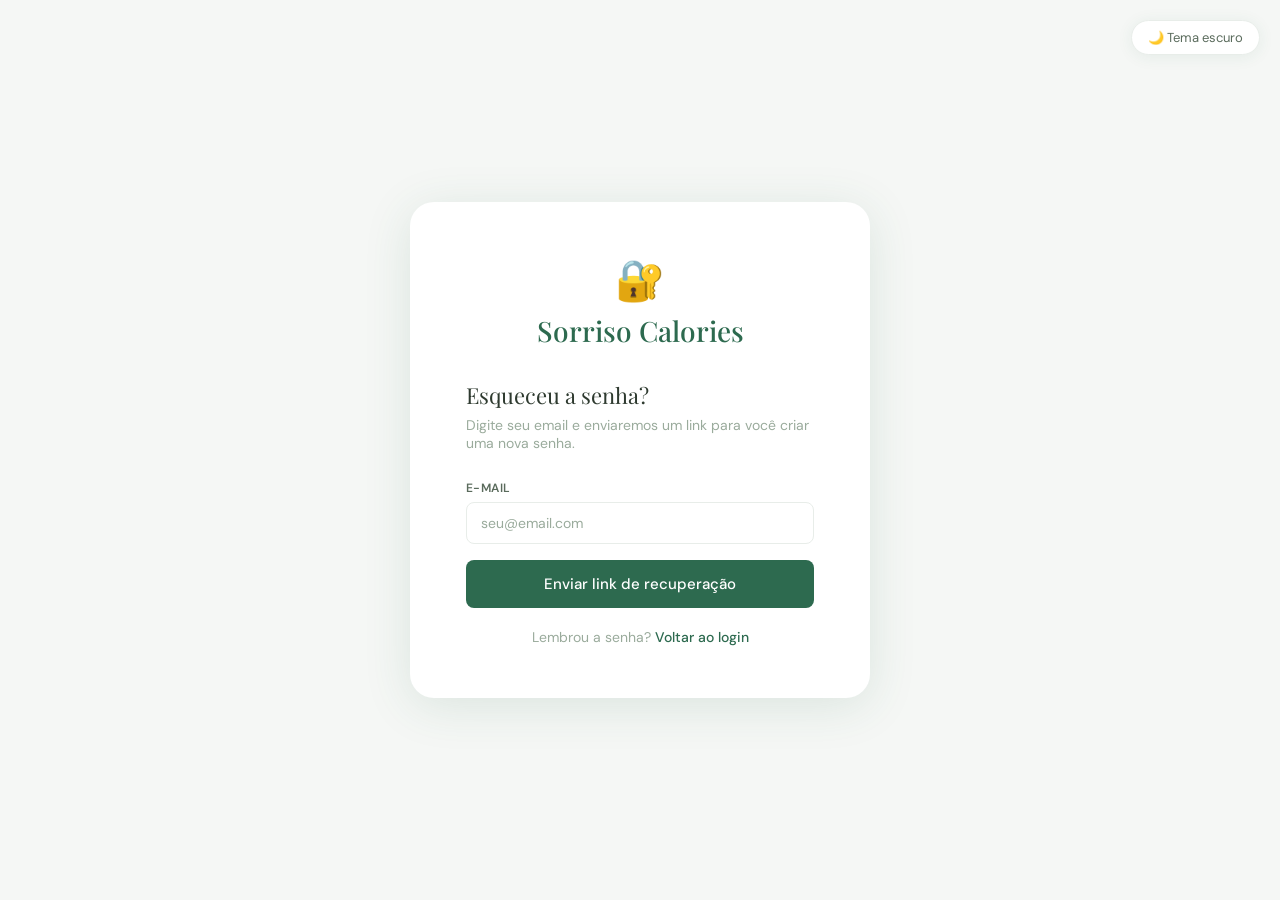
<file: public/esqueci-senha.html>
<!DOCTYPE html>
<html lang="pt-BR">
<head>
<meta charset="UTF-8">
<script>
  const _t = localStorage.getItem('sc_tema');
  if (_t === 'dark') document.documentElement.setAttribute('data-theme', 'dark');
</script>
<meta name="viewport" content="width=device-width, initial-scale=1.0">
<title>Esqueci minha senha — Sorriso Calories</title>
<link rel="stylesheet" href="css/shared.css">
<style>
  body { display:flex; align-items:center; justify-content:center;
         min-height:100vh; background:var(--gray100); width:100% }
  .auth-card  { background:var(--white); border-radius:24px;
                box-shadow:0 8px 48px rgba(44,106,79,.13);
                padding:52px 56px; width:460px }
  .auth-logo  { text-align:center; margin-bottom:32px }
  .auth-logo h1 { font-family:var(--fd); font-size:28px;
                  font-weight:500; color:var(--g700); line-height:1.2 }
  .auth-title { font-family:var(--fd); font-size:22px; font-weight:400;
                color:var(--gray800); margin-bottom:6px }
  .auth-sub   { font-size:14px; color:var(--gray400); margin-bottom:28px }
  .auth-err   { background:#fde8e8; color:#c0392b; border-radius:var(--rs);
                padding:12px 16px; font-size:13px; margin-bottom:16px; display:none }
  .auth-err.show { display:block }
  .auth-ok    { background:var(--g50); color:var(--g700); border-radius:var(--rs);
                padding:16px; font-size:14px; margin-bottom:16px;
                line-height:1.6; display:none }
  .auth-ok.show { display:block }
</style>
</head>
<body>
<div class="auth-card">
  <div class="auth-logo">
    <div style="font-size:40px;margin-bottom:8px">🔐</div>
    <h1>Sorriso Calories</h1>
  </div>

  <h2 class="auth-title">Esqueceu a senha?</h2>
  <p class="auth-sub">
    Digite seu email e enviaremos um link para você criar uma nova senha.
  </p>

  <div class="auth-err" id="err"></div>
  <div class="auth-ok"  id="ok"></div>

  <div id="form-area" style="display:flex;flex-direction:column;gap:16px">
    <div class="fg">
      <label class="lbl">E-mail</label>
      <input class="inp" id="email" type="email" placeholder="seu@email.com">
    </div>
    <button class="btn" id="btn"
            style="width:100%;justify-content:center;padding:14px;font-size:15px"
            onclick="enviar()">
      Enviar link de recuperação
    </button>
  </div>

  <div class="auth-link" style="text-align:center;margin-top:20px;
       font-size:14px;color:var(--gray400)">
    Lembrou a senha?
    <a href="login.html" style="color:var(--g700);font-weight:500;text-decoration:none">
      Voltar ao login
    </a>
  </div>
</div>

<script>
  const BASE = '/sorriso-calories/api';

  document.addEventListener('keydown', e => {
    if (e.key === 'Enter') enviar();
  });

  async function enviar() {
    const email = document.getElementById('email').value.trim();
    const err   = document.getElementById('err');
    const ok    = document.getElementById('ok');

    err.classList.remove('show');
    ok.classList.remove('show');

    if (!email) {
      err.textContent = 'Digite seu email.';
      err.classList.add('show');
      setTimeout(() => err.classList.remove('show'), 3000);
      return;
    }

    const btn = document.getElementById('btn');
    btn.textContent = 'Enviando...';
    btn.disabled    = true;
      
    const emailRegex = /^[^\s@]+@[^\s@]+\.[^\s@]+$/;
    if (!email) {
      err.textContent = 'Digite seu email.';
      err.classList.add('show');
      setTimeout(() => err.classList.remove('show'), 3000);
      return;
    }
    if (!emailRegex.test(email)) {
      err.textContent = 'Email inválido. Use um formato como: nome@exemplo.com';
      err.classList.add('show');
      setTimeout(() => err.classList.remove('show'), 3000);
      return;
    }

    try {
      const res = await fetch(`${BASE}/auth/esqueci-senha`, {
        method:  'POST',
        headers: { 'Content-Type': 'application/json' },
        body:    JSON.stringify({ email }),
      });
      const d = await res.json();

      // Sempre mostra sucesso (mesmo se email não existir — segurança)
      ok.innerHTML = `
        ✅ Se este email estiver cadastrado, você receberá um link em breve.<br><br>
        <strong>Verifique sua caixa de entrada</strong> e também a pasta de spam.
        O link expira em 1 hora.
      `;
      ok.classList.add('show');
      document.getElementById('form-area').style.display = 'none';

    } catch(e) {
      err.textContent = 'Erro de conexão. Tente novamente.';
      err.classList.add('show');
      setTimeout(() => err.classList.remove('show'), 3000);
      btn.textContent = 'Enviar link de recuperação';
      btn.disabled    = false;
    }
  }
</script>
<!-- Botão de tema no canto superior direito -->
<button onclick="toggleTema()"
  style="position:fixed;top:20px;right:20px;background:var(--white);
         border:1.5px solid var(--gray200);border-radius:99px;
         padding:8px 16px;font-family:var(--fb);font-size:13px;
         color:var(--gray600);cursor:pointer;transition:all .18s;
         display:flex;align-items:center;gap:8px;box-shadow:var(--sh)"
  id="tema-btn">
  🌙 Tema escuro
</button>

<script>
  // Aplica o tema salvo ao carregar
  function aplicarTema() {
    const tema = localStorage.getItem('sc_tema') || 'light';
    if (tema === 'dark') {
      document.documentElement.setAttribute('data-theme', 'dark');
      document.getElementById('tema-btn').textContent = '☀️ Tema claro';
    } else {
      document.documentElement.removeAttribute('data-theme');
      document.getElementById('tema-btn').textContent = '🌙 Tema escuro';
    }
  }

  function toggleTema() {
    const atual = localStorage.getItem('sc_tema') || 'light';
    const novo  = atual === 'light' ? 'dark' : 'light';
    localStorage.setItem('sc_tema', novo);
    aplicarTema();
  }

  aplicarTema();
</script>
</body>
</html>
</file>
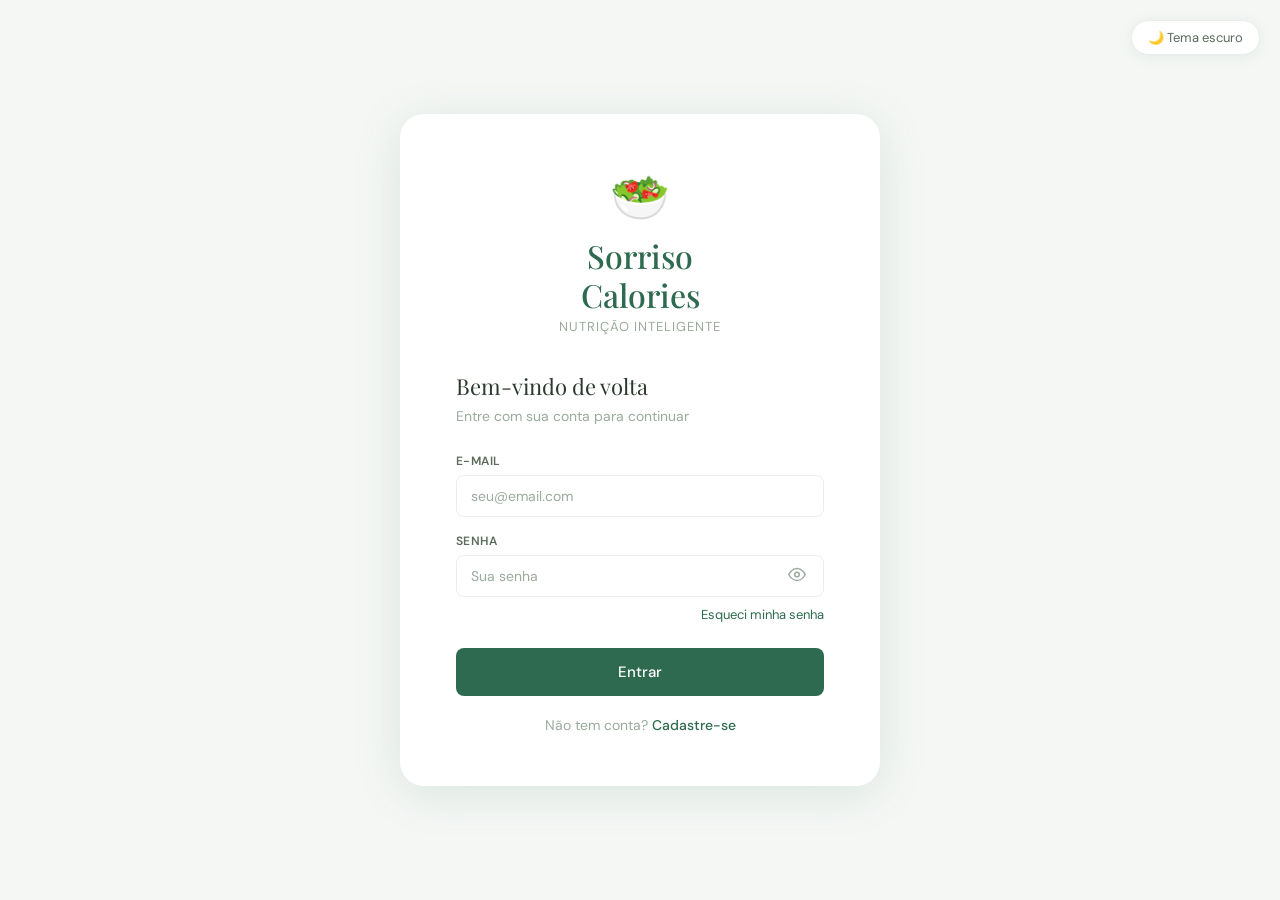
<file: public/login.html>
<!DOCTYPE html>
<html lang="pt-BR">
<head>
<meta charset="UTF-8">
<script>
  // Aplica o tema salvo antes de renderizar a página (evita flash)
  const _t = localStorage.getItem('sc_tema');
  if (_t === 'dark') document.documentElement.setAttribute('data-theme', 'dark');
</script>
<meta name="viewport" content="width=device-width, initial-scale=1.0">
<title>Login — Sorriso Calories</title>
<link rel="stylesheet" href="css/shared.css">
<style>
  /* Centraliza o card na tela inteira */
  body { display:flex; align-items:center; justify-content:center;
         min-height:100vh; background:var(--gray100); width:100% }

  .auth-card { background:var(--white); border-radius:24px;
               box-shadow:0 8px 48px rgba(44,106,79,.13);
               padding:52px 56px; width:480px }

  .auth-logo { text-align:center; margin-bottom:36px }
  .auth-logo h1 { font-family:var(--fd); font-size:32px;
                  font-weight:500; color:var(--g700); line-height:1.2 }
  .auth-logo p  { font-size:13px; color:var(--gray400);
                  text-transform:uppercase; letter-spacing:.08em; margin-top:4px }

  .auth-title { font-family:var(--fd); font-size:22px; font-weight:400;
                color:var(--gray800); margin-bottom:6px }
  .auth-sub   { font-size:14px; color:var(--gray400); margin-bottom:28px }

  /* Campo de senha com botão de mostrar/esconder */
  .pw-wrap { position:relative }
  .pw-wrap .inp { padding-right:44px }
  .pw-toggle { position:absolute; right:14px; top:50%; transform:translateY(-50%);
               background:none; border:none; cursor:pointer; color:var(--gray400);
               padding:4px; transition:color .18s }
  .pw-toggle:hover { color:var(--g700) }

  .auth-btn { width:100%; justify-content:center; padding:14px;
              font-size:15px; margin-top:8px }

  .auth-link { text-align:center; margin-top:20px; font-size:14px; color:var(--gray400) }
  .auth-link a { color:var(--g700); font-weight:500; text-decoration:none }
  .auth-link a:hover { text-decoration:underline }

  /* Mensagem de erro inline */
  .auth-err { background:#fde8e8; color:#c0392b; border-radius:var(--rs);
              padding:12px 16px; font-size:13px; margin-bottom:16px; display:none }
  .auth-err.show { display:block }
</style>
</head>
<body>
<div class="auth-card">

  <!-- Logo -->
  <div class="auth-logo">
    <div style="font-size:48px;margin-bottom:8px">🥗</div>
    <h1>Sorriso<br>Calories</h1>
    <p>Nutrição inteligente</p>
  </div>

  <h2 class="auth-title">Bem-vindo de volta</h2>
  <p class="auth-sub">Entre com sua conta para continuar</p>

  <!-- Mensagem de erro -->
  <div class="auth-err" id="err"></div>

  <!-- Formulário -->
  <div style="display:flex;flex-direction:column;gap:16px">

    <div class="fg">
      <label class="lbl">E-mail</label>
      <input class="inp" id="email" type="email"
             placeholder="seu@email.com" autocomplete="email">
    </div>

    <div class="fg">
      <label class="lbl">Senha</label>
      <div class="pw-wrap">
        <input class="inp" id="senha" type="password"
               placeholder="Sua senha" autocomplete="current-password">
        <!-- Botão para mostrar/esconder senha -->
        <button class="pw-toggle" type="button" onclick="toggleSenha('senha', this)"
                title="Mostrar senha">
          <svg width="18" height="18" viewBox="0 0 24 24" fill="none"
               stroke="currentColor" stroke-width="2">
            <path d="M1 12s4-8 11-8 11 8 11 8-4 8-11 8-11-8-11-8z"/>
            <circle cx="12" cy="12" r="3"/>
          </svg>
        </button>
      </div>
      <!-- Link de esqueci minha senha -->
      <div style="text-align:right;margin-top:6px">
        <a href="esqueci-senha.html"
           style="font-size:13px;color:var(--g700);text-decoration:none">
          Esqueci minha senha
        </a>
      </div>
    </div>

    <button class="btn auth-btn" id="btn-login" onclick="login()">
      Entrar
    </button>
  </div>

  <div class="auth-link">
    Não tem conta? <a href="cadastro.html">Cadastre-se</a>
  </div>
</div>

<script>
  const BASE = '/sorriso-calories/api';

  // Se já tem token válido salvo, vai direto para o dashboard
  const token = localStorage.getItem('sc_token');
  if (token) location.href = 'index.html';

  // Permite submeter o formulário pressionando Enter
  document.addEventListener('keydown', e => {
    if (e.key === 'Enter') login();
  });

  // Mostra ou esconde a senha no campo
  function toggleSenha(inputId, btn) {
    const input = document.getElementById(inputId);
    const isPassword = input.type === 'password';
    input.type = isPassword ? 'text' : 'password';

    // Troca o ícone entre olho aberto e fechado
    btn.innerHTML = isPassword
      ? `<svg width="18" height="18" viewBox="0 0 24 24" fill="none"
             stroke="currentColor" stroke-width="2">
           <path d="M17.94 17.94A10.07 10.07 0 0 1 12 20c-7 0-11-8-11-8
                    a18.45 18.45 0 0 1 5.06-5.94"/>
           <path d="M9.9 4.24A9.12 9.12 0 0 1 12 4c7 0 11 8 11 8
                    a18.5 18.5 0 0 1-2.16 3.19"/>
           <line x1="1" y1="1" x2="23" y2="23"/>
         </svg>`
      : `<svg width="18" height="18" viewBox="0 0 24 24" fill="none"
             stroke="currentColor" stroke-width="2">
           <path d="M1 12s4-8 11-8 11 8 11 8-4 8-11 8-11-8-11-8z"/>
           <circle cx="12" cy="12" r="3"/>
         </svg>`;
  }

  let errTimer = null;
  function showErr(msg) {
    const el = document.getElementById('err');
    el.textContent = msg;
    el.classList.add('show');

    // Limpa timer anterior se existir
    if (errTimer) clearTimeout(errTimer);

    // Some automaticamente após 3 segundos
    errTimer = setTimeout(() => {
      el.classList.remove('show');
    }, 3000);
  }

  async function login() {
    const email = document.getElementById('email').value.trim();
    const senha = document.getElementById('senha').value;

    if (!email || !senha) {
      showErr('Preencha o e-mail e a senha.');
      return;
    }

    const btn = document.getElementById('btn-login');
    btn.textContent = 'Entrando...';
    btn.disabled    = true;

    // Tenta até 3 vezes antes de desistir
    const maxTentativas = 3;
    let ultimoErro      = null;

    for (let tentativa = 1; tentativa <= maxTentativas; tentativa++) {
      try {
        const res = await fetch(`${BASE}/auth/login`, {
          method:  'POST',
          headers: { 'Content-Type': 'application/json' },
          body:    JSON.stringify({ email, senha }),
        });
        const d = await res.json();

        if (!res.ok) {
          // Erro da API (ex: senha errada) — não tenta de novo
          showErr(d.error || 'Erro ao fazer login.');
          btn.textContent = 'Entrar';
          btn.disabled    = false;
          return;
        }

        // Login bem-sucedido
        localStorage.setItem('sc_token', String(d.token));
        localStorage.setItem('sc_uid',   String(d.usuario.id));

        const tokenSalvo = localStorage.getItem('sc_token');
        const uidSalvo   = localStorage.getItem('sc_uid');

        if (tokenSalvo && uidSalvo) {
          location.href = 'index.html';
        } else {
          showErr('Erro ao salvar sessão. Tente novamente.');
          btn.textContent = 'Entrar';
          btn.disabled    = false;
        }
        return;

      } catch(e) {
        // Erro de rede — guarda e tenta de novo
        ultimoErro = e;

        if (tentativa < maxTentativas) {
          // Aguarda 1 segundo antes de tentar de novo
          btn.textContent = `Tentando (${tentativa}/${maxTentativas})...`;
          await new Promise(r => setTimeout(r, 1000));
        }
      }
    }

    // Esgotou as tentativas
    showErr('Erro de conexão. Verifique sua internet e tente novamente.');
    btn.textContent = 'Entrar';
    btn.disabled    = false;
  }
</script>
<!-- Botão de tema no canto superior direito -->
<button onclick="toggleTema()"
  style="position:fixed;top:20px;right:20px;background:var(--white);
         border:1.5px solid var(--gray200);border-radius:99px;
         padding:8px 16px;font-family:var(--fb);font-size:13px;
         color:var(--gray600);cursor:pointer;transition:all .18s;
         display:flex;align-items:center;gap:8px;box-shadow:var(--sh)"
  id="tema-btn">
  🌙 Tema escuro
</button>

<script>
  // Aplica o tema salvo ao carregar
  function aplicarTema() {
    const tema = localStorage.getItem('sc_tema') || 'light';
    if (tema === 'dark') {
      document.documentElement.setAttribute('data-theme', 'dark');
      document.getElementById('tema-btn').textContent = '☀️ Tema claro';
    } else {
      document.documentElement.removeAttribute('data-theme');
      document.getElementById('tema-btn').textContent = '🌙 Tema escuro';
    }
  }

  function toggleTema() {
    const atual = localStorage.getItem('sc_tema') || 'light';
    const novo  = atual === 'light' ? 'dark' : 'light';
    localStorage.setItem('sc_tema', novo);
    aplicarTema();
  }

  aplicarTema();
</script>
</body>
</html>
</file>
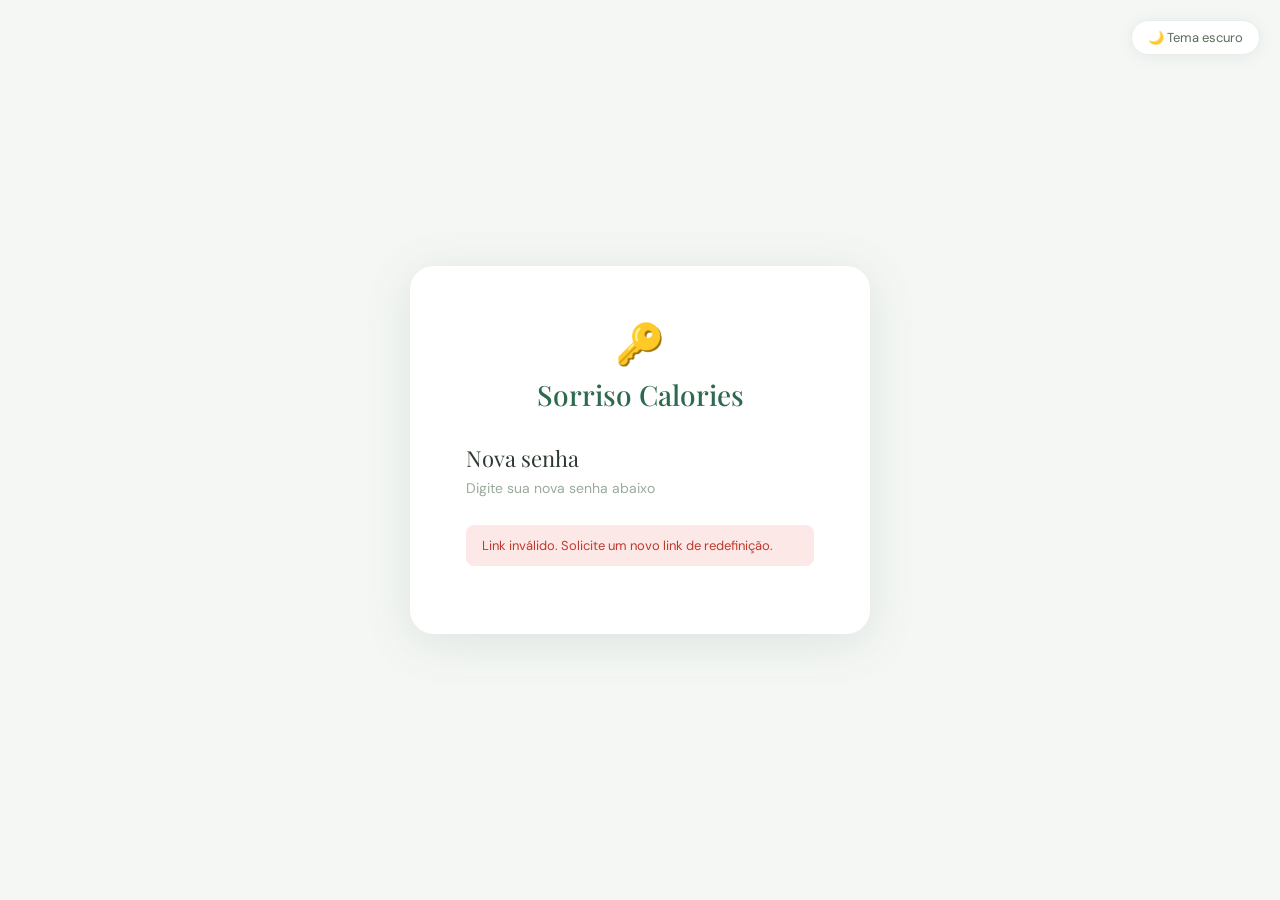
<file: public/redefinir-senha.html>
<!DOCTYPE html>
<html lang="pt-BR">
<head>
<meta charset="UTF-8">
<script>
  const _t = localStorage.getItem('sc_tema');
  if (_t === 'dark') document.documentElement.setAttribute('data-theme', 'dark');
</script>
<meta name="viewport" content="width=device-width, initial-scale=1.0">
<title>Redefinir Senha — Sorriso Calories</title>
<link rel="stylesheet" href="css/shared.css">
<style>
  body { display:flex; align-items:center; justify-content:center;
         min-height:100vh; background:var(--gray100); width:100% }
  .auth-card { background:var(--white); border-radius:24px;
               box-shadow:0 8px 48px rgba(44,106,79,.13);
               padding:52px 56px; width:460px }
  .auth-logo { text-align:center; margin-bottom:32px }
  .auth-logo h1 { font-family:var(--fd); font-size:28px;
                  font-weight:500; color:var(--g700); line-height:1.2 }
  .auth-title { font-family:var(--fd); font-size:22px; font-weight:400;
                color:var(--gray800); margin-bottom:6px }
  .auth-sub   { font-size:14px; color:var(--gray400); margin-bottom:28px }
  .pw-wrap    { position:relative }
  .pw-wrap .inp { padding-right:44px }
  .pw-toggle  { position:absolute; right:14px; top:50%; transform:translateY(-50%);
                background:none; border:none; cursor:pointer;
                color:var(--gray400); padding:4px; transition:color .18s }
  .pw-toggle:hover { color:var(--g700) }
  .auth-err   { background:#fde8e8; color:#c0392b; border-radius:var(--rs);
                padding:12px 16px; font-size:13px; margin-bottom:16px; display:none }
  .auth-err.show { display:block }
  .auth-ok    { background:var(--g50); color:var(--g700); border-radius:var(--rs);
                padding:12px 16px; font-size:13px; margin-bottom:16px; display:none }
  .auth-ok.show { display:block }
</style>
</head>
<body>
<div class="auth-card">
  <div class="auth-logo">
    <div style="font-size:40px;margin-bottom:8px">🔑</div>
    <h1>Sorriso Calories</h1>
  </div>

  <h2 class="auth-title">Nova senha</h2>
  <p class="auth-sub">Digite sua nova senha abaixo</p>

  <div class="auth-err" id="err"></div>
  <div class="auth-ok"  id="ok"></div>

  <div id="form-area" style="display:flex;flex-direction:column;gap:16px">
    <div class="fg">
      <label class="lbl">Nova senha</label>
      <div class="pw-wrap">
        <input class="inp" id="senha" type="password"
               placeholder="Mínimo 8 caracteres" oninput="checkSenha()">
        <button class="pw-toggle" type="button" onclick="toggleSenha('senha', this)">
          <svg width="18" height="18" viewBox="0 0 24 24" fill="none"
               stroke="currentColor" stroke-width="2">
            <path d="M1 12s4-8 11-8 11 8 11 8-4 8-11 8-11-8-11-8z"/>
            <circle cx="12" cy="12" r="3"/>
          </svg>
        </button>
      </div>
      <!-- Barra de força -->
      <div class="pw-strength" style="height:4px;border-radius:99px;
           background:var(--gray200);overflow:hidden;margin-top:6px">
        <div id="pw-bar" style="height:100%;border-radius:99px;
             width:0%;transition:width .3s,background .3s"></div>
      </div>
      <!-- Requisitos -->
      <div style="margin-top:8px;display:flex;flex-direction:column;gap:4px">
        <div style="font-size:12px;color:var(--gray400);transition:color .2s" id="req-len">  ✗ Mínimo 8 caracteres</div>
        <div style="font-size:12px;color:var(--gray400);transition:color .2s" id="req-upper">✗ Pelo menos 1 letra maiúscula</div>
        <div style="font-size:12px;color:var(--gray400);transition:color .2s" id="req-lower">✗ Pelo menos 1 letra minúscula</div>
        <div style="font-size:12px;color:var(--gray400);transition:color .2s" id="req-num">  ✗ Pelo menos 1 número</div>
        <div style="font-size:12px;color:var(--gray400);transition:color .2s" id="req-spec"> ✗ Pelo menos 1 caractere especial</div>
      </div>
    </div>
    <div class="fg">
      <label class="lbl">Confirmar nova senha</label>
      <div class="pw-wrap">
        <input class="inp" id="senha2" type="password" placeholder="Repita a senha">
        <button class="pw-toggle" type="button" onclick="toggleSenha('senha2', this)">
          <svg width="18" height="18" viewBox="0 0 24 24" fill="none"
               stroke="currentColor" stroke-width="2">
            <path d="M1 12s4-8 11-8 11 8 11 8-4 8-11 8-11-8-11-8z"/>
            <circle cx="12" cy="12" r="3"/>
          </svg>
        </button>
      </div>
    </div>
    <button class="btn" id="btn"
            style="width:100%;justify-content:center;padding:14px;font-size:15px"
            onclick="redefinir()">
      Salvar nova senha
    </button>
  </div>
</div>

<script>
  const BASE = '/sorriso-calories/api';

  // Verifica se tem token na URL
  const params = new URLSearchParams(window.location.search);
  const token  = params.get('token');

  if (!token) {
    document.getElementById('form-area').style.display = 'none';
    const err = document.getElementById('err');
    err.textContent = 'Link inválido. Solicite um novo link de redefinição.';
    err.classList.add('show');
    setTimeout(() => err.classList.remove('show'), 3000);
  }

  function toggleSenha(id, btn) {
    const input  = document.getElementById(id);
    const isPass = input.type === 'password';
    input.type   = isPass ? 'text' : 'password';
    btn.innerHTML = isPass
      ? `<svg width="18" height="18" viewBox="0 0 24 24" fill="none" stroke="currentColor" stroke-width="2"><path d="M17.94 17.94A10.07 10.07 0 0 1 12 20c-7 0-11-8-11-8a18.45 18.45 0 0 1 5.06-5.94"/><path d="M9.9 4.24A9.12 9.12 0 0 1 12 4c7 0 11 8 11 8a18.5 18.5 0 0 1-2.16 3.19"/><line x1="1" y1="1" x2="23" y2="23"/></svg>`
      : `<svg width="18" height="18" viewBox="0 0 24 24" fill="none" stroke="currentColor" stroke-width="2"><path d="M1 12s4-8 11-8 11 8 11 8-4 8-11 8-11-8-11-8z"/><circle cx="12" cy="12" r="3"/></svg>`;
  }
    
    function checkSenha() {
      const s = document.getElementById('senha').value;
      const reqs = {
        'req-len':   s.length >= 8,
        'req-upper': /[A-Z]/.test(s),
        'req-lower': /[a-z]/.test(s),
        'req-num':   /[0-9]/.test(s),
        'req-spec':  /[^A-Za-z0-9]/.test(s),
      };
      const labels = {
        'req-len':   'Mínimo 8 caracteres',
        'req-upper': 'Pelo menos 1 letra maiúscula',
        'req-lower': 'Pelo menos 1 letra minúscula',
        'req-num':   'Pelo menos 1 número',
        'req-spec':  'Pelo menos 1 caractere especial',
      };
      for (const [id, passed] of Object.entries(reqs)) {
        const el = document.getElementById(id);
        el.textContent = (passed ? '✓ ' : '✗ ') + labels[id];
        el.style.color = passed ? 'var(--g700)' : 'var(--gray400)';
      }
      const ok  = Object.values(reqs).filter(Boolean).length;
      const bar = document.getElementById('pw-bar');
      const cores = ['', '#e05252', '#e8a838', '#52b788', '#2d6a4f'];
      if (s.length > 0) {
        bar.style.width      = (Math.max(1, ok) * 25) + '%';
        bar.style.background = cores[Math.max(1, Math.min(4, ok))];
      } else {
        bar.style.width = '0%';
      }
    }

  async function redefinir() {
    const senha  = document.getElementById('senha').value;
    const senha2 = document.getElementById('senha2').value;
    const err    = document.getElementById('err');
    const ok     = document.getElementById('ok');

    err.classList.remove('show');
    ok.classList.remove('show');

    if (senha.length < 8)             { err.textContent = 'A senha deve ter pelo menos 8 caracteres.';      err.classList.add('show'); setTimeout(() => err.classList.remove('show'), 3000); return; }
    if (!/[A-Z]/.test(senha))         { err.textContent = 'A senha deve ter pelo menos 1 letra maiúscula.'; err.classList.add('show'); setTimeout(() => err.classList.remove('show'), 3000); return; }
    if (!/[a-z]/.test(senha))         { err.textContent = 'A senha deve ter pelo menos 1 letra minúscula.'; err.classList.add('show'); setTimeout(() => err.classList.remove('show'), 3000); return; }
    if (!/[0-9]/.test(senha))         { err.textContent = 'A senha deve ter pelo menos 1 número.';          err.classList.add('show'); setTimeout(() => err.classList.remove('show'), 3000); return; }
    if (!/[^A-Za-z0-9]/.test(senha))  { err.textContent = 'A senha deve ter pelo menos 1 caractere especial.'; err.classList.add('show'); setTimeout(() => err.classList.remove('show'), 3000); return; }
    if (senha !== senha2)             { err.textContent = 'As senhas não coincidem.';                        err.classList.add('show'); setTimeout(() => err.classList.remove('show'), 3000); return; }

    const btn = document.getElementById('btn');
    btn.textContent = 'Salvando...';
    btn.disabled    = true;

    try {
      const res = await fetch(`${BASE}/auth/redefinir-senha`, {
        method:  'POST',
        headers: { 'Content-Type': 'application/json' },
        body:    JSON.stringify({ token, senha }),
      });
      const d = await res.json();

      if (res.ok) {
        ok.textContent = '✅ Senha redefinida! Redirecionando para o login...';
        ok.classList.add('show');
        document.getElementById('form-area').style.display = 'none';
        setTimeout(() => location.href = 'login.html', 2000);
      } else {
        err.textContent = d.error || 'Erro ao redefinir senha.';
        err.classList.add('show');
        setTimeout(() => err.classList.remove('show'), 3000);
        btn.textContent = 'Salvar nova senha';
        btn.disabled    = false;
      }
    } catch(e) {
      err.textContent = 'Erro de conexão.';
      err.classList.add('show');
      setTimeout(() => err.classList.remove('show'), 3000);
      btn.textContent = 'Salvar nova senha';
      btn.disabled    = false;
    }
  }
</script>
<!-- Botão de tema no canto superior direito -->
<button onclick="toggleTema()"
  style="position:fixed;top:20px;right:20px;background:var(--white);
         border:1.5px solid var(--gray200);border-radius:99px;
         padding:8px 16px;font-family:var(--fb);font-size:13px;
         color:var(--gray600);cursor:pointer;transition:all .18s;
         display:flex;align-items:center;gap:8px;box-shadow:var(--sh)"
  id="tema-btn">
  🌙 Tema escuro
</button>

<script>
  // Aplica o tema salvo ao carregar
  function aplicarTema() {
    const tema = localStorage.getItem('sc_tema') || 'light';
    if (tema === 'dark') {
      document.documentElement.setAttribute('data-theme', 'dark');
      document.getElementById('tema-btn').textContent = '☀️ Tema claro';
    } else {
      document.documentElement.removeAttribute('data-theme');
      document.getElementById('tema-btn').textContent = '🌙 Tema escuro';
    }
  }

  function toggleTema() {
    const atual = localStorage.getItem('sc_tema') || 'light';
    const novo  = atual === 'light' ? 'dark' : 'light';
    localStorage.setItem('sc_tema', novo);
    aplicarTema();
  }

  aplicarTema();
</script>
</body>
</html>
</file>
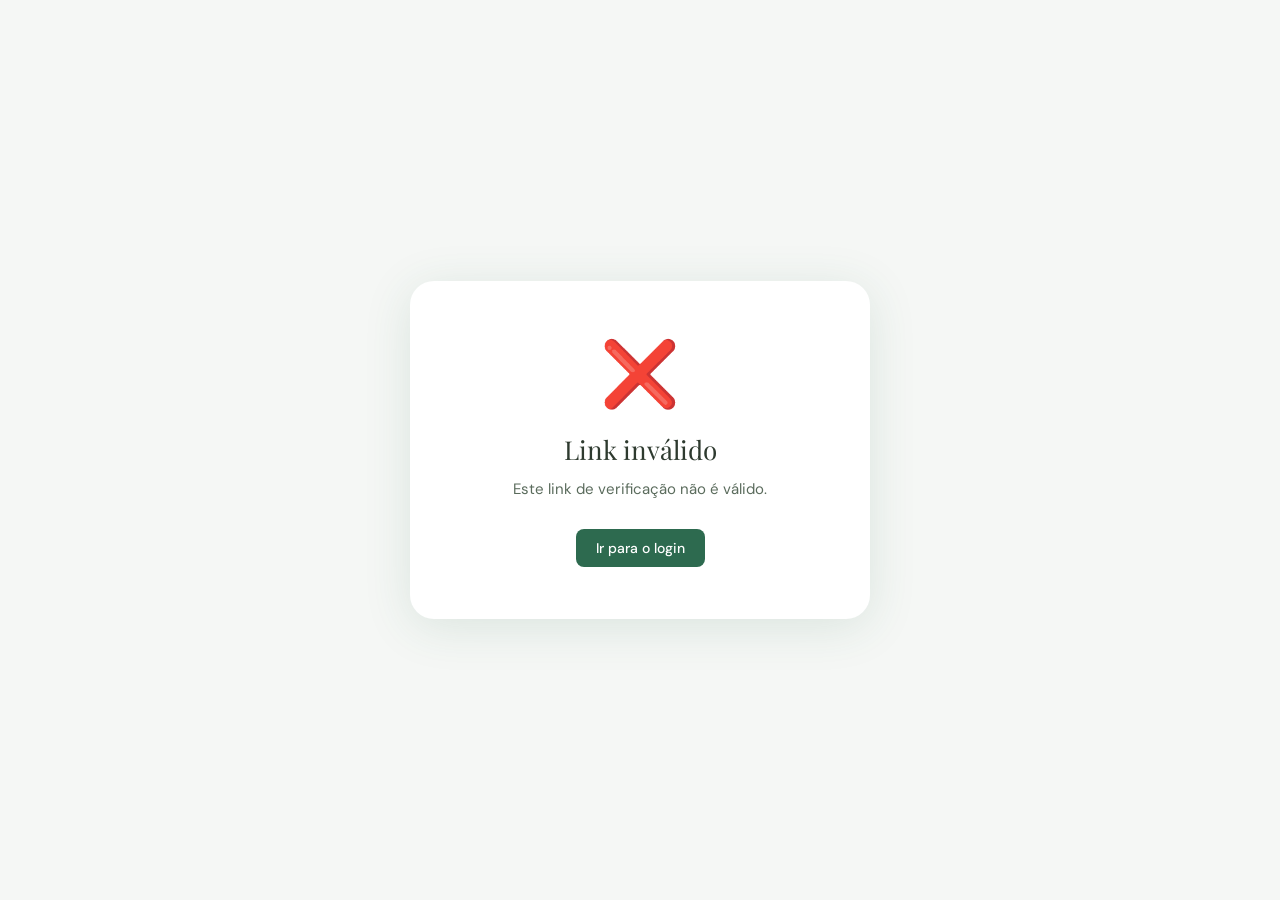
<file: public/verificar-email.html>
<!DOCTYPE html>
<html lang="pt-BR">
<head>
<meta charset="UTF-8">
<script>
  const _t = localStorage.getItem('sc_tema');
  if (_t === 'dark') document.documentElement.setAttribute('data-theme', 'dark');
</script>
<meta name="viewport" content="width=device-width, initial-scale=1.0">
<title>Verificar Email — Sorriso Calories</title>
<link rel="stylesheet" href="css/shared.css">
<style>
  body { display:flex; align-items:center; justify-content:center;
         min-height:100vh; background:var(--gray100); width:100% }
  .card-center { background:var(--white); border-radius:24px;
                 box-shadow:0 8px 48px rgba(44,106,79,.13);
                 padding:52px 56px; width:460px; text-align:center }
  .big-emoji { font-size:64px; margin-bottom:16px; display:block }
  .card-title { font-family:var(--fd); font-size:26px; font-weight:400;
                color:var(--gray800); margin-bottom:10px }
  .card-msg { font-size:15px; color:var(--gray600); line-height:1.6; margin-bottom:28px }
</style>
</head>
<body>
<div class="card-center">
  <span class="big-emoji" id="emoji">⏳</span>
  <h2 class="card-title" id="title">Verificando seu email...</h2>
  <p class="card-msg" id="msg">Aguarde um momento.</p>
  <div id="actions"></div>
</div>

<script>
  const BASE = '/sorriso-calories/api';

  async function verificar() {
    // Pega o token da URL (?token=abc123...)
    const params = new URLSearchParams(window.location.search);
    const token  = params.get('token');

    if (!token) {
      document.getElementById('emoji').textContent = '❌';
      document.getElementById('title').textContent = 'Link inválido';
      document.getElementById('msg').textContent   = 'Este link de verificação não é válido.';
      document.getElementById('actions').innerHTML =
        '<a href="login.html" class="btn" style="display:inline-flex">Ir para o login</a>';
      return;
    }

    try {
      const res = await fetch(`${BASE}/auth/verificar-email`, {
        method:  'POST',
        headers: { 'Content-Type': 'application/json' },
        body:    JSON.stringify({ token }),
      });
      const d = await res.json();

      if (res.ok) {
        // Sucesso
        document.getElementById('emoji').textContent = '✅';
        document.getElementById('title').textContent = 'Email confirmado!';
        document.getElementById('msg').textContent   = 'Sua conta foi ativada com sucesso. Você já pode fazer login.';
        document.getElementById('actions').innerHTML =
          '<a href="login.html" class="btn" style="display:inline-flex">Fazer login agora</a>';
      } else {
        // Token inválido ou expirado
        document.getElementById('emoji').textContent = '⚠️';
        document.getElementById('title').textContent = 'Link expirado';
        document.getElementById('msg').textContent   = d.error || 'Este link de verificação expirou ou já foi usado.';
        document.getElementById('actions').innerHTML =
          '<a href="login.html" class="btn-o" style="display:inline-flex">Voltar ao login</a>';
      }
    } catch(e) {
      document.getElementById('emoji').textContent = '❌';
      document.getElementById('title').textContent = 'Erro de conexão';
      document.getElementById('msg').textContent   = 'Não foi possível verificar seu email. Tente novamente.';
    }
  }

  verificar();
</script>
</body>
</html>
</file>
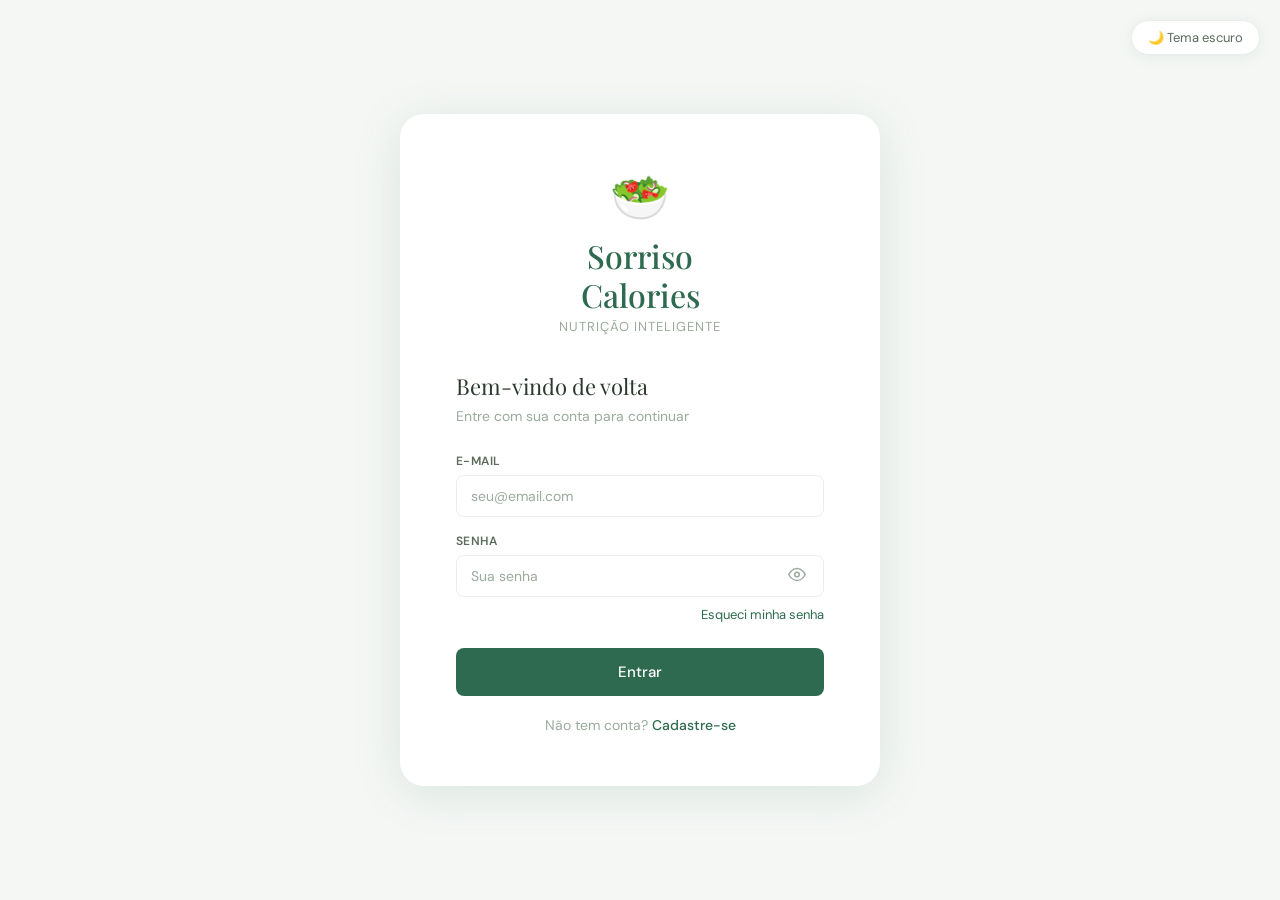
<file: public/pages/cadastro-alimento.html>
<!DOCTYPE html>
<html lang="pt-BR">
<head>
<meta charset="UTF-8">
<script>
  // Aplica o tema salvo antes de renderizar a página (evita flash)
  const _t = localStorage.getItem('sc_tema');
  if (_t === 'dark') document.documentElement.setAttribute('data-theme', 'dark');
</script>
<meta name="viewport" content="width=device-width, initial-scale=1.0">
<title>Cadastrar Alimento — Sorriso Calories</title>
<link rel="stylesheet" href="../css/shared.css">
<style>
  /* Layout: formulário à esquerda, preview à direita */
  .cl  { display:grid; grid-template-columns:1fr 360px; gap:28px }

  /* Grade de categorias */
  .cg  { display:grid; grid-template-columns:repeat(3,1fr); gap:10px }
  .co  { border:2px solid var(--gray200); border-radius:var(--rs); padding:14px 10px;
         text-align:center; cursor:pointer; transition:all .18s }
  .co:hover  { border-color:var(--g300); background:var(--g50) }
  .co.on     { border-color:var(--g700); background:var(--g50) }
  .co.on .col{ color:var(--g700) }
  .coi { font-size:22px; margin-bottom:6px }
  .col { font-size:12px; font-weight:600; color:var(--gray800) }

  /* Card de preview ao vivo */
  .pvc { background:var(--white); border-radius:var(--r); box-shadow:var(--sh);
         padding:28px; display:flex; flex-direction:column; gap:16px;
         position:sticky; top:24px }

  /* Separador de seção dentro do formulário */
  .ss2 { font-size:12px; font-weight:600; color:var(--gray400); text-transform:uppercase;
         letter-spacing:.07em; padding-bottom:8px; border-bottom:1px solid var(--gray200);
         margin-bottom:4px }
</style>
</head>
<body>
<div class="wrap">
  <div id="sidebar-root"></div>
  <main class="main">
    <div class="ph">
      <div><h2>Cadastrar Alimento</h2><p>Adicione um novo alimento ao banco de dados</p></div>
      <a href="alimentos.html" class="btn-g">← Voltar</a>
    </div>
    <div class="ca">
      <div class="cl">

        <!-- ── Formulário ── -->
        <div style="display:flex;flex-direction:column;gap:22px">

          <!-- Identificação básica -->
          <div class="card">
            <div class="ct" style="margin-bottom:18px">Identificação</div>
            <div style="display:flex;flex-direction:column;gap:14px">
              <div class="fg">
                <label class="lbl">Nome do Alimento *</label>
                <input class="inp" id="fn" placeholder="Ex: Peito de Frango Grelhado" oninput="upd()">
              </div>
              <div class="g2">
                <div class="fg"><label class="lbl">Marca / Fabricante</label><input class="inp" id="fm" placeholder="Opcional"></div>
                <div class="fg">
                  <label class="lbl">Fonte dos dados</label>
                  <select class="sel" id="fft">
                    <option value="Manual">Cadastro manual</option>
                    <option value="TACO">TACO/IBGE</option>
                    <option value="Rótulo">Rótulo do produto</option>
                  </select>
                </div>
                <div class="fg">
                  <label class="lbl">Porção padrão (g) *</label>
                  <input class="inp" id="fp" type="number" value="100" min="1" oninput="upd()">
                </div>
                <div class="fg">
                  <label class="lbl">Unidade de medida</label>
                  <select class="sel" id="fu">
                    <option value="g">Gramas (g)</option>
                    <option value="ml">Mililitros (ml)</option>
                    <option value="un">Unidade</option>
                    <option value="col">Colher sopa</option>
                    <option value="xic">Xícara</option>
                    <option value="fatia">Fatia</option>
                  </select>
                </div>
              </div>
              <!-- Seletor de emoji: clique para escolher o ícone -->
              <div class="fg">
                <label class="lbl">Emoji</label>
                <div style="display:flex;gap:8px;flex-wrap:wrap" id="emg"></div>
              </div>
            </div>
          </div>

          <!-- Seleção de categoria -->
          <div class="card">
            <div class="ct" style="margin-bottom:14px">Categoria</div>
            <div class="cg">
              <div class="co on" data-c="Proteína"    onclick="pickCat(this)"><div class="coi">🥩</div><div class="col">Proteína</div></div>
              <div class="co"    data-c="Carboidrato" onclick="pickCat(this)"><div class="coi">🌾</div><div class="col">Carboidrato</div></div>
              <div class="co"    data-c="Gordura"     onclick="pickCat(this)"><div class="coi">🫒</div><div class="col">Gordura</div></div>
              <div class="co"    data-c="Fruta"       onclick="pickCat(this)"><div class="coi">🍎</div><div class="col">Fruta</div></div>
              <div class="co"    data-c="Vegetal"     onclick="pickCat(this)"><div class="coi">🥦</div><div class="col">Vegetal</div></div>
              <div class="co"    data-c="Laticínio"   onclick="pickCat(this)"><div class="coi">🥛</div><div class="col">Laticínio</div></div>
            </div>
          </div>

          <!-- Informações nutricionais -->
          <div class="card">
            <div class="ct" style="margin-bottom:18px">
              Informações Nutricionais
              <span style="font-weight:300;text-transform:none;font-size:12px;color:var(--gray400)"> — por porção padrão</span>
            </div>
            <div style="display:flex;flex-direction:column;gap:18px">

              <!-- Energia -->
              <div>
                <div class="ss2">Energia</div>
                <div class="g2">
                  <div class="fg">
                    <label class="lbl">Calorias (kcal) *</label>
                    <input class="inp" id="fk" type="number" placeholder="Ex: 165" min="0" oninput="upd()">
                  </div>
                  <div class="fg">
                    <label class="lbl">Energia (kJ) — calculado auto</label>
                    <!-- Campo readonly: calculado automaticamente a partir das kcal -->
                    <input class="inp" id="fkj" type="number" readonly style="background:var(--gray100)">
                  </div>
                </div>
              </div>

              <!-- Macronutrientes -->
              <div>
                <div class="ss2">Macronutrientes (g)</div>
                <div class="g3">
                  <div class="fg"><label class="lbl">Proteínas</label>    <input class="inp" id="fpr" type="number" placeholder="0" min="0" step="0.1" oninput="upd()"></div>
                  <div class="fg"><label class="lbl">Carboidratos</label>  <input class="inp" id="fca" type="number" placeholder="0" min="0" step="0.1" oninput="upd()"></div>
                  <div class="fg"><label class="lbl">Gorduras totais</label><input class="inp" id="ffa" type="number" placeholder="0" min="0" step="0.1" oninput="upd()"></div>
                  <div class="fg"><label class="lbl">Gordura saturada</label><input class="inp" id="fsa" type="number" placeholder="0" min="0" step="0.1"></div>
                  <div class="fg"><label class="lbl">Fibra alimentar</label><input class="inp" id="ffi" type="number" placeholder="0" min="0" step="0.1"></div>
                  <div class="fg"><label class="lbl">Açúcares</label>      <input class="inp" id="fac" type="number" placeholder="0" min="0" step="0.1"></div>
                </div>
              </div>

              <!-- Micronutrientes (opcionais) -->
              <div>
                <div class="ss2">Micronutrientes (opcional)</div>
                <div class="g4">
                  <div class="fg"><label class="lbl">Sódio (mg)</label>    <input class="inp" id="fso" type="number" placeholder="0"></div>
                  <div class="fg"><label class="lbl">Cálcio (mg)</label>   <input class="inp" id="fcl" type="number" placeholder="0"></div>
                  <div class="fg"><label class="lbl">Ferro (mg)</label>    <input class="inp" id="ffe" type="number" placeholder="0" step="0.1"></div>
                  <div class="fg"><label class="lbl">Vitamina C (mg)</label><input class="inp" id="fvc" type="number" placeholder="0" step="0.1"></div>
                </div>
              </div>
            </div>
          </div>

          <!-- Botões de ação -->
          <div style="display:flex;justify-content:flex-end;gap:12px">
            <a href="alimentos.html" class="btn-g">Cancelar</a>
            <!-- Salva e abre formulário limpo para cadastrar outro -->
            <button class="btn-o" onclick="saveFood(true)">Salvar e Novo</button>
            <button class="btn" id="sbtn" onclick="saveFood(false)">✅ Salvar Alimento</button>
          </div>
        </div>

        <!-- ── Preview ao vivo ── -->
        <div>
          <div class="pvc">
            <div class="ct">Pré-visualização</div>
            <!-- Atualiza em tempo real conforme o usuário preenche o formulário -->
            <div style="display:flex;align-items:center;gap:12px">
              <div style="font-size:38px" id="pem">🍽️</div>
              <div>
                <div style="font-size:15px;font-weight:600;color:var(--gray800)" id="pnm">Nome do alimento</div>
                <div style="font-size:13px;color:var(--gray400)" id="ppo">Por 100g</div>
              </div>
            </div>
            <div style="background:var(--g50);border-radius:var(--rs);padding:20px;text-align:center">
              <div style="font-family:var(--fd);font-size:48px;color:var(--g700);line-height:1" id="pkc">0</div>
              <div style="font-size:12px;color:var(--gray400);text-transform:uppercase;letter-spacing:.06em;margin-top:4px">kcal por porção</div>
            </div>
            <!-- Cards de macros -->
            <div style="display:grid;grid-template-columns:repeat(3,1fr);gap:10px">
              <div style="background:var(--gray100);border-radius:var(--rs);padding:12px;text-align:center">
                <div style="font-size:16px;font-weight:600" id="ppr">0g</div>
                <div style="font-size:11px;color:var(--gray400);text-transform:uppercase;margin-top:2px">Prot.</div>
              </div>
              <div style="background:var(--gray100);border-radius:var(--rs);padding:12px;text-align:center">
                <div style="font-size:16px;font-weight:600" id="pca">0g</div>
                <div style="font-size:11px;color:var(--gray400);text-transform:uppercase;margin-top:2px">Carb.</div>
              </div>
              <div style="background:var(--gray100);border-radius:var(--rs);padding:12px;text-align:center">
                <div style="font-size:16px;font-weight:600" id="pfa">0g</div>
                <div style="font-size:11px;color:var(--gray400);text-transform:uppercase;margin-top:2px">Gord.</div>
              </div>
            </div>
            <!-- Barras de distribuição percentual dos macros -->
            <div class="mbs">
              <div class="mr"><div class="mt"><span class="mn">Proteína</span><span class="mv" id="pp-p">0%</span></div><div class="mb"><div class="mf" id="pb-p" style="width:0%;background:var(--g700)"></div></div></div>
              <div class="mr"><div class="mt"><span class="mn">Carboidrato</span><span class="mv" id="pp-c">0%</span></div><div class="mb"><div class="mf" id="pb-c" style="width:0%;background:var(--g500)"></div></div></div>
              <div class="mr"><div class="mt"><span class="mn">Gordura</span><span class="mv" id="pp-f">0%</span></div><div class="mb"><div class="mf" id="pb-f" style="width:0%;background:var(--g300)"></div></div></div>
            </div>
            <!-- Alerta de consistência entre kcal informado e calculado -->
            <div id="pval"></div>
          </div>
        </div>
      </div>
    </div>
  </main>
</div>

<script src="../js/api.js"></script>
<script>
  let emo = '🍽️'; // emoji selecionado

  // Renderiza a grade de emojis para seleção
  document.getElementById('emg').innerHTML =
    ['🍗','🍚','🥚','🐟','🥩','🥛','🧀','🍌','🍎','🍞','🌾','🥗','🫒','🥜','🫘','🍠','🫐','🥦','🥕','🍊']
    .map(e => `
      <button type="button" onclick="pickEmo('${e}',this)"
        style="font-size:22px;padding:8px;border:2px solid var(--gray200);
               border-radius:8px;background:var(--white);cursor:pointer;transition:all .15s">
        ${e}
      </button>`).join('');

  // Marca visualmente o emoji selecionado
  function pickEmo(e, el) {
    emo = e;
    document.querySelectorAll('#emg button').forEach(b => b.style.borderColor = 'var(--gray200)');
    el.style.borderColor = 'var(--g700)';
    upd();
  }

  function pickCat(el) {
    document.querySelectorAll('.co').forEach(o => o.classList.remove('on'));
    el.classList.add('on');
  }

  // Atalho para pegar valor de um campo pelo id
  const v = id => document.getElementById(id);

  // Atualiza o preview ao vivo conforme o usuário preenche
  function upd() {
    const nm = v('fn').value || 'Nome do alimento';
    const po = v('fp').value || '100';
    const k  = parseFloat(v('fk').value)  || 0;
    const p  = parseFloat(v('fpr').value) || 0;
    const c  = parseFloat(v('fca').value) || 0;
    const f  = parseFloat(v('ffa').value) || 0;

    v('pem').textContent  = emo;
    v('pnm').textContent  = nm;
    v('ppo').textContent  = `Por ${po}g`;
    v('pkc').textContent  = k;
    v('ppr').textContent  = p + 'g';
    v('pca').textContent  = c + 'g';
    v('pfa').textContent  = f + 'g';

    // Converte kcal → kJ automaticamente (1 kcal = 4,184 kJ)
    v('fkj').value = Math.round(k * 4.184) || '';

    // Calcula a % de cada macro em relação às calorias totais
    const tot = p*4 + c*4 + f*9 || 1;
    const pp = Math.round(p*4/tot*100);
    const pc = Math.round(c*4/tot*100);
    const pf = Math.round(f*9/tot*100);
    v('pp-p').textContent = pp + '%'; v('pb-p').style.width = pp + '%';
    v('pp-c').textContent = pc + '%'; v('pb-c').style.width = pc + '%';
    v('pp-f').textContent = pf + '%'; v('pb-f').style.width = pf + '%';

    // Valida se o kcal informado bate com o calculado pelos macros
    const calc = Math.round(p*4 + c*4 + f*9);
    if (k > 0 && (p > 0 || c > 0 || f > 0)) {
      const diff = Math.abs(k - calc);
      v('pval').innerHTML = diff <= 25
        ? `<div style="background:var(--g50);color:var(--g700);padding:10px 14px;border-radius:var(--rs);font-size:13px">✅ Valores consistentes (calc: ${calc} kcal)</div>`
        : `<div style="background:#fdf0e8;color:#c96a2a;padding:10px 14px;border-radius:var(--rs);font-size:13px">⚠️ Divergência de ${diff} kcal (calc: ${calc})</div>`;
    } else {
      v('pval').innerHTML = '';
    }
  }

  // Salva o alimento via API
  async function saveFood(andNew) {
    const nome = v('fn').value.trim();
    const kcal = v('fk').value;
    if (!nome) { toast('Informe o nome do alimento', 'error'); return; }
    if (!kcal) { toast('Informe as calorias', 'error'); return; }

    const cat  = document.querySelector('.co.on').dataset.c;
    const btn  = v('sbtn');
    btn.textContent = 'Salvando...'; btn.disabled = true;

    try {
      await POST('alimentos', {
        nome,
        emoji:         emo,
        categoria:     cat,
        marca:         v('fm').value  || null,
        fonte:         v('fft').value,
        porcao_g:      parseFloat(v('fp').value)  || 100,
        unidade:       v('fu').value,
        kcal:          parseFloat(kcal),
        proteina_g:    parseFloat(v('fpr').value) || 0,
        carb_g:        parseFloat(v('fca').value) || 0,
        gordura_g:     parseFloat(v('ffa').value) || 0,
        gord_sat_g:    parseFloat(v('fsa').value) || 0,
        fibra_g:       parseFloat(v('ffi').value) || 0,
        acucar_g:      parseFloat(v('fac').value) || 0,
        sodio_mg:      parseFloat(v('fso').value) || 0,
        calcio_mg:     parseFloat(v('fcl').value) || 0,
        ferro_mg:      parseFloat(v('ffe').value) || 0,
        vitamina_c_mg: parseFloat(v('fvc').value) || 0,
      });

      toast(`"${nome}" cadastrado ✅`);
      // Se "Salvar e Novo": limpa o formulário; senão, volta para a lista
      if (andNew) setTimeout(() => location.reload(), 800);
      else        setTimeout(() => location.href = 'alimentos.html', 800);

    } catch(e) {
      toast(e.message, 'error');
    } finally {
      btn.textContent = '✅ Salvar Alimento'; btn.disabled = false;
    }
  }

  scInit('cadastro-alimento');
</script>
</body>
</html>
</file>
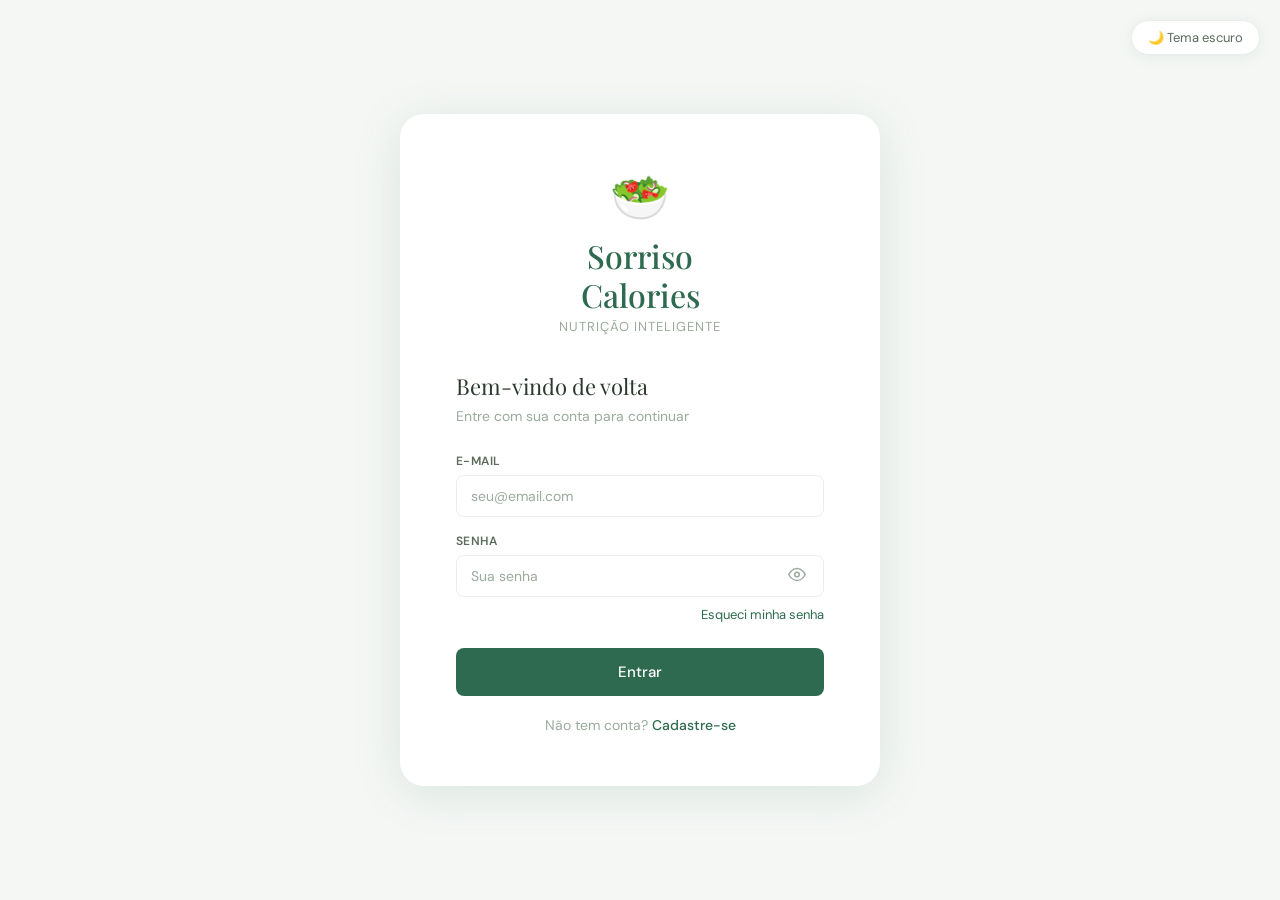
<file: public/pages/calculo.html>
<!DOCTYPE html>
<html lang="pt-BR">
<head>
<meta charset="UTF-8">
<script>
  const _t = localStorage.getItem('sc_tema');
  if (_t === 'dark') document.documentElement.setAttribute('data-theme', 'dark');
</script>
<meta name="viewport" content="width=device-width, initial-scale=1.0">
<title>Cálculo de Calorias — Sorriso Calories</title>
<link rel="stylesheet" href="../css/shared.css">
<style>
  .ccl  { display:grid; grid-template-columns:450px 1fr; gap:28px }
  .bigr { background:var(--g700); border-radius:var(--r); padding:36px 40px;
          color:var(--white); margin-bottom:20px }
  .bigv { font-family:var(--fd); font-size:64px; line-height:1 }
  .rcs  { display:grid; grid-template-columns:repeat(3,1fr); gap:16px; margin-bottom:20px }
  .rc2  { background:var(--white); border-radius:var(--r); box-shadow:var(--sh); padding:22px 24px }
  .rcv  { font-family:var(--fd); font-size:32px; color:var(--gray800) }
  .rcl  { font-size:11px; font-weight:600; text-transform:uppercase; letter-spacing:.08em; color:var(--gray400); margin-top:6px }
  .gg   { display:grid; grid-template-columns:repeat(3,1fr); gap:14px; margin-bottom:20px }
  .gc   { border:2px solid var(--gray200); border-radius:var(--rs); padding:20px;
          text-align:center; cursor:pointer; transition:all .18s }
  .gc:hover  { border-color:var(--g300); background:var(--g50) }
  .gc.on     { border-color:var(--g700); background:var(--g50) }
  .gc.on .gcl{ color:var(--g700) }
  .gcl  { font-size:13px; font-weight:600; color:var(--gray800) }
  .gcv  { font-family:var(--fd); font-size:24px; color:var(--g700); margin-top:8px }
  .mdg  { display:grid; grid-template-columns:repeat(3,1fr); gap:20px; margin-top:16px }
  .fb   { background:var(--g50); border-radius:var(--rs); padding:18px 22px; margin-top:12px }
  .imcb { height:12px;
          background:linear-gradient(to right, #60b8e0, #52b788, #e8a838, #e05252);
          border-radius:99px; position:relative; margin:10px 0 4px }
  .imcp { position:absolute; top:-5px; width:22px; height:22px; border-radius:50%;
          background:var(--g900); border:3px solid white;
          transform:translateX(-50%); transition:left .5s }
</style>
</head>
<body>
<div class="wrap">
  <div id="sidebar-root"></div>
  <main class="main">
    <div class="ph">
      <div><h2>Cálculo de Calorias</h2><p>Fórmula Mifflin-St Jeor — recomendada pela OMS</p></div>
      <a href="perfil.html" class="btn-o">Editar Perfil</a>
    </div>
    <div class="ca">
      <div class="ccl">
        <div style="display:flex;flex-direction:column;gap:20px">
          <div class="card">
            <div class="ct" style="margin-bottom:18px">Seus Dados</div>
            <div style="display:flex;flex-direction:column;gap:14px">
              <div class="fg">
                <label class="lbl">Gênero Biológico</label>
                <select class="sel" id="cg" onchange="calc()">
                  <option value="F">Feminino</option>
                  <option value="M">Masculino</option>
                </select>
              </div>
              <div class="g2">
                <div class="fg"><label class="lbl">Idade (anos)</label><input class="inp" id="ca" type="number" value="30" min="7" max="120" oninput="calc()"></div>
                <div class="fg"><label class="lbl">Altura (cm)</label><input class="inp" id="ch" type="number" value="165" min="100" max="300" oninput="calc()"></div>
              </div>
              <div class="g2">
                <div class="fg"><label class="lbl">Peso Atual (kg)</label><input class="inp" id="cw" type="number" value="68" step="0.1" min="20" max="300" oninput="calc()"></div>
                <div class="fg"><label class="lbl">Peso Desejado (kg)</label><input class="inp" id="ct" type="number" value="62" step="0.1" min="20" max="300" oninput="calc()"></div>
              </div>
              <div class="fg">
                <label class="lbl">Nível de Atividade Física</label>
                <select class="sel" id="cv" onchange="calc()">
                  <option value="1.2">Sedentário (sem exercício)</option>
                  <option value="1.375" selected>Levemente ativo (1–3x/sem)</option>
                  <option value="1.55">Moderadamente ativo (3–5x/sem)</option>
                  <option value="1.725">Muito ativo (6–7x/sem)</option>
                  <option value="1.9">Extremamente ativo (atleta)</option>
                </select>
              </div>
            </div>
          </div>

          <div class="card">
            <div class="ct">Fórmula Mifflin-St Jeor</div>
            <div class="fb">
              <div style="font-size:13px;color:var(--gray600);line-height:2" id="ftxt">
                Preencha os dados acima...
              </div>
            </div>
          </div>

          <div class="card">
            <div class="ct" style="margin-bottom:14px">IMC — Índice de Massa Corporal</div>
            <div style="display:flex;align-items:center;gap:22px">
              <div style="text-align:center;flex-shrink:0">
                <div style="font-family:var(--fd);font-size:48px;color:var(--g700)" id="iv">—</div>
                <div style="font-size:11px;color:var(--gray400);text-transform:uppercase;letter-spacing:.06em">IMC</div>
              </div>
              <div style="flex:1">
                <div style="font-size:15px;font-weight:600;margin-bottom:6px" id="ic">—</div>
                <div class="imcb"><div class="imcp" id="ip" style="left:40%"></div></div>
                <div style="display:flex;justify-content:space-between;font-size:11px;color:var(--gray400)">
                  <span>Abaixo</span><span>Normal</span><span>Sobrepeso</span><span>Obeso</span>
                </div>
              </div>
            </div>
          </div>

          <button class="btn" style="width:100%;justify-content:center;padding:14px"
                  onclick="saveProfile()">💾 Salvar Meta no Perfil</button>
        </div>

        <div>
          <div class="bigr">
            <div style="font-size:13px;opacity:.8;text-transform:uppercase;letter-spacing:.1em">
              Gasto Calórico Diário — TDEE
            </div>
            <div class="bigv" id="tv">—</div>
            <div style="font-size:18px;opacity:.8">kcal / dia</div>
          </div>

          <div class="rcs">
            <div class="rc2">
              <div class="rcv" id="bv">—</div>
              <div class="rcl">TMB — Metabolismo Basal</div>
              <div style="font-size:12px;color:var(--gray400);margin-top:4px">Em repouso total</div>
            </div>
            <div class="rc2">
              <div class="rcv" id="tv2">—</div>
              <div class="rcl">TDEE — Com atividade</div>
              <div style="font-size:12px;color:var(--gray400);margin-top:4px">Para manutenção</div>
            </div>
            <div class="rc2">
              <div class="rcv" id="tgt" style="color:var(--g700)">—</div>
              <div class="rcl">Sua Meta Atual</div>
              <div style="font-size:12px;color:var(--gray400);margin-top:4px" id="tsub">—</div>
            </div>
          </div>

          <div class="card" style="margin-bottom:20px">
            <div class="ct" style="margin-bottom:14px">Distribuição por Objetivo</div>
            <div class="gg">
              <div class="gc" onclick="setG('loss',this)">
                <div style="font-size:28px;margin-bottom:10px">⚖️</div>
                <div class="gcl">Perda de Peso</div>
                <div class="gcv" id="gl">—</div>
                <div style="font-size:11px;color:var(--gray400);margin-top:4px">Déficit 400 kcal</div>
              </div>
              <div class="gc on" onclick="setG('maintain',this)">
                <div style="font-size:28px;margin-bottom:10px">🔄</div>
                <div class="gcl">Manutenção</div>
                <div class="gcv" id="gm">—</div>
                <div style="font-size:11px;color:var(--gray400);margin-top:4px">Equilíbrio</div>
              </div>
              <div class="gc" onclick="setG('gain',this)">
                <div style="font-size:28px;margin-bottom:10px">💪</div>
                <div class="gcl">Ganho de Massa</div>
                <div class="gcv" id="gg2">—</div>
                <div style="font-size:11px;color:var(--gray400);margin-top:4px">Superávit 300 kcal</div>
              </div>
            </div>
          </div>

          <div class="card">
            <div style="display:flex;justify-content:space-between;align-items:center">
              <div class="ct">Macronutrientes Recomendados</div>
              <span style="font-size:12px;color:var(--gray400)">25% prot · 45% carb · 30% gord</span>
            </div>
            <div class="mdg">
              <div style="display:flex;flex-direction:column;gap:8px">
                <div class="mt"><span class="mn">🥩 Proteínas</span><span class="mv" id="mpp">25%</span></div>
                <div class="mb"><div class="mf" id="mpb" style="width:25%;background:var(--g700)"></div></div>
                <div style="font-size:12px;color:var(--gray400)" id="mpg">—</div>
              </div>
              <div style="display:flex;flex-direction:column;gap:8px">
                <div class="mt"><span class="mn">🌾 Carboidratos</span><span class="mv" id="mcp">45%</span></div>
                <div class="mb"><div class="mf" id="mcb" style="width:45%;background:var(--g500)"></div></div>
                <div style="font-size:12px;color:var(--gray400)" id="mcg">—</div>
              </div>
              <div style="display:flex;flex-direction:column;gap:8px">
                <div class="mt"><span class="mn">🫒 Gorduras</span><span class="mv" id="mfp">30%</span></div>
                <div class="mb"><div class="mf" id="mfb" style="width:30%;background:var(--g300)"></div></div>
                <div style="font-size:12px;color:var(--gray400)" id="mfg">—</div>
              </div>
            </div>
          </div>
        </div>
      </div>
    </div>
  </main>
</div>

<script src="../js/api.js"></script>
<script>
  let tdee = 0, bmr = 0, goal = 'maintain';
  const v = id => document.getElementById(id);

  async function loadUser() {
    try {
      const u = await GET(`usuarios/${UID.get()}`);
      if (u.genero)     v('cg').value = u.genero;
      if (u.peso_atual) v('cw').value = u.peso_atual;
      if (u.peso_alvo)  v('ct').value = u.peso_alvo;
      if (u.altura_cm)  v('ch').value = u.altura_cm;
      if (u.data_nasc)  v('ca').value = Math.floor((Date.now() - new Date(u.data_nasc)) / 31557600000);
      const fm = { sedentary:'1.2', light:'1.375', moderate:'1.55', active:'1.725', extra:'1.9' };
      if (u.nivel_ativ) v('cv').value = fm[u.nivel_ativ] || '1.375';
      goal = u.objetivo || 'maintain';

      // Marca o objetivo correto no card de distribuição
      document.querySelectorAll('.gc').forEach(c => c.classList.remove('on'));
      const goalMap = { loss: 0, maintain: 1, gain: 2 };
      const gcs = document.querySelectorAll('.gc');
      if (gcs[goalMap[goal]]) gcs[goalMap[goal]].classList.add('on');

    } catch(e) {}
    calc();
  }

  function calc() {
    const g   = v('cg').value;
    const age = parseInt(v('ca').value)   || 30;
    // Usa let para poder aplicar os limites com Math.max/Math.min
    let   h   = parseFloat(v('ch').value) || 165;
    let   w   = parseFloat(v('cw').value) || 68;
    const fac = parseFloat(v('cv').value) || 1.375;

    // Aplica limites de segurança
    w = Math.max(20,  Math.min(300, w));
    h = Math.max(100, Math.min(300, h));

    // Fórmula Mifflin-St Jeor
    bmr  = g === 'M' ? 10*w + 6.25*h - 5*age + 5 : 10*w + 6.25*h - 5*age - 161;
    tdee = Math.round(bmr * fac);

    const loss = tdee - 400;
    const gain = tdee + 300;
    const tgt  = goal === 'loss' ? loss : goal === 'gain' ? gain : tdee;

    v('tv').textContent   = tdee.toLocaleString('pt-BR');
    v('tv2').textContent  = tdee.toLocaleString('pt-BR');
    v('bv').textContent   = Math.round(bmr).toLocaleString('pt-BR');
    v('tgt').textContent  = tgt.toLocaleString('pt-BR');
    v('tsub').textContent = goal==='loss' ? 'Déficit de 400 kcal' : goal==='gain' ? 'Superávit de 300 kcal' : 'Manutenção';
    v('gl').textContent   = loss.toLocaleString('pt-BR');
    v('gm').textContent   = tdee.toLocaleString('pt-BR');
    v('gg2').textContent  = gain.toLocaleString('pt-BR');

    const imc = w / ((h/100)**2);
    let cls, pct;
    if      (imc < 18.5) { cls = 'Abaixo do peso'; pct = 8;  }
    else if (imc < 25)   { cls = 'Peso normal';     pct = 35; }
    else if (imc < 30)   { cls = 'Sobrepeso';       pct = 62; }
    else                 { cls = 'Obesidade';        pct = 85; }
    v('iv').textContent = imc.toFixed(1).replace('.', ',');
    v('ic').textContent = cls;
    v('ip').style.left  = pct + '%';

    const sign = g === 'M' ? '+5' : '−161';
    v('ftxt').innerHTML =
      `TMB = 10 × <strong>${w} kg</strong> + 6,25 × <strong>${h} cm</strong> − 5 × <strong>${age} anos</strong> ${sign} = <strong>${Math.round(bmr)} kcal</strong><br>
       TDEE = TMB × <strong>${fac}</strong> = <strong>${tdee.toLocaleString('pt-BR')} kcal/dia</strong>`;

    const pk = Math.round(tgt * 0.25);
    const ck = Math.round(tgt * 0.45);
    const fk = Math.round(tgt * 0.30);
    v('mpg').textContent = `${Math.round(pk/4)}g/dia · ${pk} kcal`;
    v('mcg').textContent = `${Math.round(ck/4)}g/dia · ${ck} kcal`;
    v('mfg').textContent = `${Math.round(fk/9)}g/dia · ${fk} kcal`;
  }

  function setG(g, el) {
    document.querySelectorAll('.gc').forEach(c => c.classList.remove('on'));
    el.classList.add('on');
    goal = g;
    calc();
  }

  async function saveProfile() {
    try {
      await PUT(`usuarios/${UID.get()}`, {
        objetivo:   goal,
        peso_atual: parseFloat(v('cw').value) || null,
        peso_alvo:  parseFloat(v('ct').value) || null,
        altura_cm:  parseInt(v('ch').value)   || null,
      });
      toast('Meta salva no perfil ✅');
    } catch(e) { toast(e.message, 'error'); }
  }

  scInit('calculo').then(loadUser);
</script>
</body>
</html>
</file>
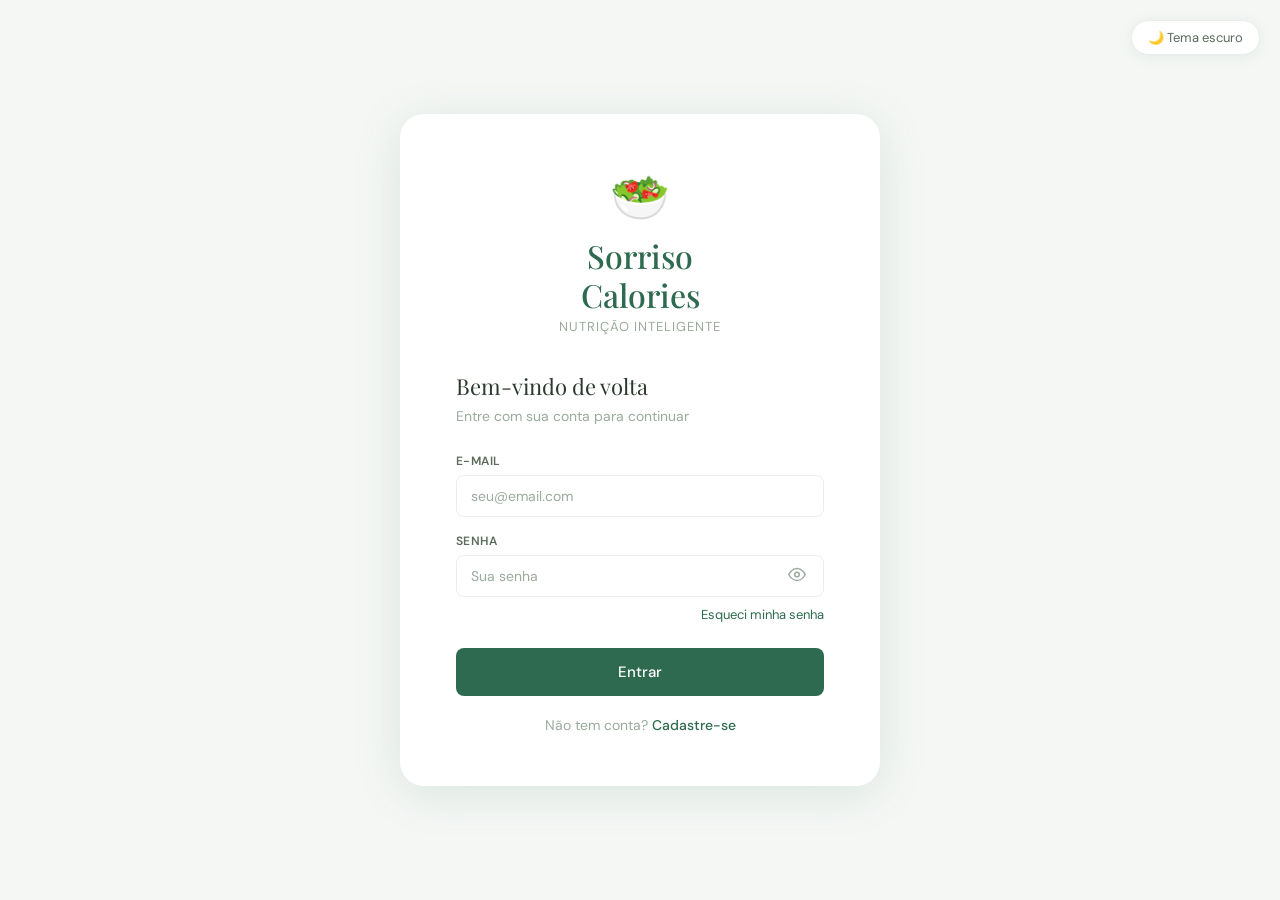
<file: public/pages/refeicoes.html>
<!DOCTYPE html>
<html lang="pt-BR">
<head>
<meta charset="UTF-8">
<script>
  const _t = localStorage.getItem('sc_tema');
  if (_t === 'dark') document.documentElement.setAttribute('data-theme', 'dark');
</script>
<meta name="viewport" content="width=device-width, initial-scale=1.0">
<title>Refeições — Sorriso Calories</title>
<link rel="stylesheet" href="../css/shared.css">
<style>
  .ml  { display:grid; grid-template-columns:1fr 340px; gap:24px }
  .mc  { background:var(--white); border-radius:var(--r); box-shadow:var(--sh); overflow:hidden; margin-bottom:16px }
  .mch { padding:18px 24px; display:flex; align-items:center; justify-content:space-between; border-bottom:1px solid var(--gray200) }
  .mcb { padding:14px 24px 18px }
  .fr  { display:flex; align-items:center; justify-content:space-between; padding:10px 0; border-bottom:1px solid var(--gray100) }
  .fr:last-child { border-bottom:none }
  .kb  { background:var(--g50); color:var(--g700); font-size:12px; font-weight:600; padding:4px 10px; border-radius:99px }
  .rb  { width:22px; height:22px; border-radius:50%; border:none; background:var(--gray200);
         color:var(--gray600); font-size:13px; cursor:pointer; display:flex; align-items:center;
         justify-content:center; transition:all .18s; margin-left:8px; flex-shrink:0 }
  .rb:hover { background:#fde8e8; color:#c0392b }
  .em  { border:2px dashed var(--gray200); box-shadow:none; background:transparent }
  .em .mch { border:none }
  .db2 { width:36px; height:36px; border-radius:50%; border:1.5px solid var(--gray200);
         background:var(--white); font-size:18px; cursor:pointer; display:flex;
         align-items:center; justify-content:center; transition:all .18s; color:var(--gray600) }
  .db2:hover { border-color:var(--g500); color:var(--g700) }
  /* Caixa de observações dentro do card de refeição */
  .obs-box { background:var(--g50); border-radius:var(--rs); padding:8px 12px;
             font-size:12px; color:var(--gray600); margin-top:10px;
             border-left:3px solid var(--g300); font-style:italic }
</style>
</head>
<body>
<div class="wrap">
  <div id="sidebar-root"></div>
  <main class="main">
    <div class="ph">
      <div><h2>Registro de Refeições</h2><p id="dlabel">—</p></div>
      <div style="display:flex;gap:10px;align-items:center">
        <button class="db2" onclick="changeDate(-1)">←</button>
        <input type="date" class="inp" id="dpicker" style="width:190px" onchange="loadDay()">
        <button class="db2" onclick="changeDate(1)">→</button>
        <a href="adicionar-refeicao.html" class="btn" style="margin-left:8px">+ Nova Refeição</a>
      </div>
    </div>
    <div class="ca">
      <div class="ml">
        <div id="mcol"><p style="text-align:center;padding:60px;color:var(--gray400)">Carregando...</p></div>
        <div style="display:flex;flex-direction:column;gap:20px">
          <div class="card">
            <div class="ct" style="margin-bottom:16px">Resumo do Dia</div>
            <div class="row"><span style="font-size:13px;color:var(--gray600)">Consumido</span><span style="font-size:14px;font-weight:600" id="sum-k">—</span></div>
            <div class="row"><span style="font-size:13px;color:var(--gray600)">Meta</span><span style="font-size:14px;font-weight:600" id="sum-m">—</span></div>
            <div class="row"><span style="font-size:13px;color:var(--gray600)">Saldo</span><span style="font-size:14px;font-weight:600" id="sum-s">—</span></div>
            <div class="row"><span style="font-size:13px;color:var(--gray600)">Refeições</span><span style="font-size:14px;font-weight:600" id="sum-r">—</span></div>
          </div>
          <div class="card">
            <div class="ct" style="margin-bottom:14px">Macronutrientes</div>
            <div class="mbs" id="mcol2"></div>
          </div>
          <a href="calculo.html" class="btn-o" style="justify-content:center">📊 Ver Cálculo</a>
        </div>
      </div>
    </div>
  </main>
</div>

<script src="../js/api.js"></script>
<script>
  const MC = { cafe:'#52b788', almoco:'#2d6a4f', lanche_tarde:'#b7e4c7', jantar:'#1a3a2a', ceia:'#74c69d', outro:'#9aab9c' };
  const ML = { cafe:'☀️ Café da Manhã', almoco:'🍽️ Almoço', lanche_tarde:'🍎 Lanche da Tarde', jantar:'🌙 Jantar', ceia:'🌛 Ceia', outro:'🍴 Outro' };
  const MT = ['cafe','almoco','lanche_tarde','jantar'];

  let today = new Date().toISOString().split('T')[0];
  let meta  = 1800;

  function changeDate(d) {
    const dt = new Date(today + 'T12:00:00');
    dt.setDate(dt.getDate() + d);
    today = dt.toISOString().split('T')[0];
    document.getElementById('dpicker').value = today;
    loadDay();
  }

  async function loadDay() {
    today = document.getElementById('dpicker').value || today;
    const lbl = new Date(today + 'T12:00:00').toLocaleDateString('pt-BR', { weekday:'long', day:'numeric', month:'long', year:'numeric' });
    document.getElementById('dlabel').textContent = lbl.charAt(0).toUpperCase() + lbl.slice(1);

    const [day, user] = await Promise.all([
      GET('refeicoes', { usuario_id: UID.get(), data: today }),
      GET(`usuarios/${UID.get()}`)
    ]);
    meta = user.meta_kcal || 1800;

    const pm = Math.round(meta * .25 / 4);
    const cm = Math.round(meta * .45 / 4);
    const fm = Math.round(meta * .30 / 9);
    const k  = Math.round(day.totais.kcal || 0);
    const p  = Math.round(day.totais.prot || 0);
    const c  = Math.round(day.totais.carb || 0);
    const f  = Math.round(day.totais.fat  || 0);
    const saldo = meta - k;

    document.getElementById('sum-k').textContent = k.toLocaleString('pt-BR') + ' kcal';
    document.getElementById('sum-m').textContent = meta.toLocaleString('pt-BR') + ' kcal';
    document.getElementById('sum-s').textContent = (saldo >= 0 ? '−' : '+') + Math.abs(saldo).toLocaleString('pt-BR') + ' kcal';
    document.getElementById('sum-s').style.color = saldo >= 0 ? 'var(--g700)' : '#e07b39';
    document.getElementById('sum-r').textContent = day.refeicoes.length + ' registradas';

    document.getElementById('mcol2').innerHTML = [
      ['Proteínas',    p, pm, 'var(--g700)'],
      ['Carboidratos', c, cm, 'var(--g500)'],
      ['Gorduras',     f, fm, 'var(--g300)'],
    ].map(([l, v, m2, c2]) => `
      <div class="mr" style="margin-bottom:12px">
        <div class="mt">
          <span class="mn">${l}</span>
          <span class="mv">${v}g / ${m2}g</span>
        </div>
        <div class="mb">
          <div class="mf" style="width:${Math.min(100, m2 ? Math.round(v/m2*100) : 0)}%;background:${c2}"></div>
        </div>
      </div>`).join('');

    const col = document.getElementById('mcol');
    col.innerHTML = '';

    // Renderiza refeições registradas
    for (const r of day.refeicoes) col.innerHTML += buildCard(r);

    // Renderiza cards vazios para tipos ainda não registrados no dia
    const reg = day.refeicoes.map(r => r.tipo);
    for (const t of MT) {
      if (!reg.includes(t)) col.innerHTML += buildEmpty(t);
    }
  }

  function buildCard(r) {
    const itens = (r.itens || []).map(i => `
      <div class="fr">
        <div>
          <div style="font-size:14px;font-weight:500">${i.emoji || ''} ${i.nome}</div>
          <div style="font-size:12px;color:var(--gray400);margin-top:2px">${i.quantidade_g}g</div>
        </div>
        <div style="display:flex;align-items:center;gap:8px">
          <span class="kb">${Math.round(i.kcal)} kcal</span>
          <button class="rb" onclick="rmItem(${r.id},${i.id})">×</button>
        </div>
      </div>`).join('');

    // Exibe observações se existirem
    const obsHtml = r.obs
      ? `<div class="obs-box">💬 ${r.obs}</div>`
      : '';

    return `
      <div class="mc" id="mc-${r.id}">
        <div class="mch">
          <div style="display:flex;align-items:center;gap:10px">
            <div style="width:12px;height:12px;border-radius:50%;background:${MC[r.tipo]||'#9aab9c'}"></div>
            <h3 style="font-size:15px;font-weight:600">${ML[r.tipo] || r.tipo}</h3>
            ${r.hora_ref ? `<span style="font-size:12px;color:var(--gray400)">${r.hora_ref.slice(0,5)}</span>` : ''}
          </div>
          <div style="display:flex;align-items:center;gap:12px">
            <span style="font-size:14px;font-weight:600;color:var(--g700)">${Math.round(r.kcal_total)} kcal</span>
            <button class="btn-g" style="font-size:12px;padding:6px 12px;color:#c0392b"
                    onclick="rmRef(${r.id})">🗑 Excluir</button>
          </div>
        </div>
        <div class="mcb">
          ${itens || '<p style="font-size:13px;color:var(--gray400);padding:6px 0">Nenhum item.</p>'}
          ${obsHtml}
          <!-- Passa o ID da refeição existente para adicionar alimento sem criar nova -->
          <a href="adicionar-refeicao.html?ref_id=${r.id}&tipo=${r.tipo}"
             style="display:flex;align-items:center;gap:7px;padding:9px 0;
                    color:var(--g500);font-size:13px;font-weight:500;text-decoration:none;margin-top:4px">
            <svg width="14" height="14" viewBox="0 0 24 24" fill="none" stroke="currentColor" stroke-width="2">
              <circle cx="12" cy="12" r="10"/>
              <line x1="12" y1="8" x2="12" y2="16"/>
              <line x1="8" y1="12" x2="16" y2="12"/>
            </svg>
            Adicionar alimento
          </a>
        </div>
      </div>`;
  }

  function buildEmpty(t) {
    return `
      <div class="mc em">
        <div class="mch">
          <div style="display:flex;align-items:center;gap:10px">
            <div style="width:12px;height:12px;border-radius:50%;background:var(--gray400)"></div>
            <h3 style="font-size:15px;font-weight:600;color:var(--gray400)">${ML[t]}</h3>
          </div>
          <a href="adicionar-refeicao.html?tipo=${t}" class="btn" style="font-size:13px;padding:10px 20px">+ Adicionar</a>
        </div>
      </div>`;
  }

  async function rmItem(refId, itemId) {
    if (!confirm('Remover?')) return;
    try { await DEL(`refeicoes/${refId}/itens/${itemId}`); toast('Removido ✅'); loadDay(); }
    catch(e) { toast(e.message, 'error'); }
  }

  async function rmRef(id) {
    if (!confirm('Excluir refeição?')) return;
    try { await DEL(`refeicoes/${id}`); toast('Excluída ✅'); loadDay(); }
    catch(e) { toast(e.message, 'error'); }
  }

  document.getElementById('dpicker').value = today;
  scInit('refeicoes').then(() => loadDay().catch(e => toast(e.message, 'error')));
</script>
</body>
</html>
</file>
<file: public/css/shared.css>
@import url('https://fonts.googleapis.com/css2?family=DM+Sans:opsz,wght@9..40,300;9..40,400;9..40,500;9..40,600&family=Playfair+Display:wght@400;500&display=swap');

*,*::before,*::after { box-sizing:border-box; margin:0; padding:0 }

:root {
  --g900:#1a3a2a; --g700:#2d6a4f; --g500:#52b788;
  --g300:#95d5b2; --g100:#d8f3dc; --g50:#f0faf3;
  --white:#fff;
  --gray100:#f5f7f5; --gray200:#e8ede9; --gray400:#9aab9c;
  --gray600:#5a6b5c; --gray800:#2e3a2f;
  --fd:'Playfair Display',Georgia,serif;
  --fb:'DM Sans',sans-serif;
  --r:16px; --rs:8px;
  --sh:0 2px 16px rgba(44,106,79,.08);
  --shm:0 4px 32px rgba(44,106,79,.14);
}

/* Remove largura fixa — agora ocupa 100% da tela */
html, body {
  width:100%;
  height:100%;
  background:var(--gray100);
  font-family:var(--fb);
  color:var(--gray800);
  overflow-x:hidden;
}

/* ── Layout ── */
.wrap { display:flex; width:100%; height:100vh; overflow:hidden }
.main { flex:1; display:flex; flex-direction:column; min-width:0; overflow-y:auto; overflow-x:hidden }
.ph    { padding:32px 40px 0; display:flex; align-items:flex-start;
         justify-content:space-between; flex-shrink:0; flex-wrap:wrap; gap:12px }
.ph h2 { font-family:var(--fd); font-size:26px; font-weight:400; color:var(--gray800) }
.ph p  { font-size:14px; color:var(--gray400); margin-top:4px }
.ca    { padding:24px 40px 48px; flex:1 }

/* ── Sidebar ── */
.sidebar {
  width:240px;
  height:100vh;
  flex-shrink:0;
  background:var(--white);
  border-right:1px solid var(--gray200);
  display:flex;
  flex-direction:column;
  padding:32px 0 24px;
  position:sticky;
  top:0;
  overflow-y:auto;
}
.sb-logo   { padding:0 24px 32px; border-bottom:1px solid var(--gray200); margin-bottom:24px }
.sb-logo h1{ font-family:var(--fd); font-size:18px; font-weight:500; color:var(--g700); line-height:1.2 }
.sb-logo p { font-size:11px; color:var(--gray400); letter-spacing:.06em; text-transform:uppercase; margin-top:2px }
.sb-nav    { flex:1; padding:0 12px; display:flex; flex-direction:column; gap:2px }
.sb-item   { display:flex; align-items:center; gap:10px; padding:10px 14px;
             border-radius:var(--rs); color:var(--gray600); font-size:13px; font-weight:400;
             cursor:pointer; transition:all .18s; border:none; background:transparent;
             text-align:left; width:100%; text-decoration:none }
.sb-item:hover { background:var(--g50); color:var(--g700) }
.sb-item.on    { background:var(--g100); color:var(--g700); font-weight:600 }
.sb-item svg   { width:16px; height:16px; opacity:.7; flex-shrink:0 }
.sb-item.on svg{ opacity:1 }
.sb-foot  { padding:20px 24px 0; border-top:1px solid var(--gray200); margin-top:auto }
.sb-user  { display:flex; align-items:center; gap:10px; cursor:pointer; text-decoration:none }
.u-av     { width:32px; height:32px; border-radius:50%; background:var(--g300);
            display:flex; align-items:center; justify-content:center;
            font-size:12px; font-weight:600; color:var(--g900); flex-shrink:0 }
.u-av+div p    { font-size:13px; font-weight:500; color:var(--gray800) }
.u-av+div span { font-size:11px; color:var(--gray400) }

/* ── Cards ── */
.card { background:var(--white); border-radius:var(--r); box-shadow:var(--sh); padding:24px 28px }
.ct   { font-size:11px; font-weight:600; letter-spacing:.08em; text-transform:uppercase;
        color:var(--gray400); margin-bottom:8px }

/* ── Botões ── */
.btn   { background:var(--g700); color:var(--white); border:none; border-radius:var(--rs);
         padding:10px 20px; font-family:var(--fb); font-size:14px; font-weight:500;
         cursor:pointer; transition:all .18s; text-decoration:none;
         display:inline-flex; align-items:center; gap:6px; white-space:nowrap }
.btn:hover  { background:var(--g900) }
.btn-o { background:transparent; color:var(--g700); border:1.5px solid var(--g300);
         border-radius:var(--rs); padding:9px 20px; font-family:var(--fb);
         font-size:14px; font-weight:500; cursor:pointer; transition:all .18s;
         text-decoration:none; display:inline-flex; align-items:center; gap:6px; white-space:nowrap }
.btn-o:hover { background:var(--g50) }
.btn-g { background:transparent; color:var(--gray600); border:none; padding:9px 16px;
         font-family:var(--fb); font-size:14px; cursor:pointer; border-radius:var(--rs);
         transition:all .18s; text-decoration:none;
         display:inline-flex; align-items:center; gap:6px; white-space:nowrap }
.btn-g:hover { background:var(--gray200) }

/* ── Inputs ── */
.inp { width:100%; padding:11px 14px; border:1.5px solid var(--gray200);
      border-radius:var(--rs); font-family:var(--fb); font-size:14px;
      color:var(--gray800); background:var(--white); outline:none; transition:border-color .18s }
.inp:focus       { border-color:var(--g500) }
.inp::placeholder{ color:var(--gray400) }
.lbl { font-size:12px; font-weight:600; color:var(--gray600); letter-spacing:.04em;
       text-transform:uppercase; margin-bottom:6px; display:block }
.sel { width:100%; padding:11px 14px; border:1.5px solid var(--gray200);
      border-radius:var(--rs); font-family:var(--fb); font-size:14px;
      color:var(--gray800); background:var(--white); outline:none;
      appearance:none; cursor:pointer; transition:border-color .18s;
      background-image:url("data:image/svg+xml,%3Csvg xmlns='http://www.w3.org/2000/svg' width='16' height='16' viewBox='0 0 24 24' fill='none' stroke='%239aab9c' stroke-width='2'%3E%3Cpath d='m6 9 6 6 6-6'/%3E%3C/svg%3E");
      background-repeat:no-repeat; background-position:right 12px center; padding-right:36px }
.sel:focus { border-color:var(--g500) }
.fg  { display:flex; flex-direction:column }

/* Grids responsivos — quebram em colunas menores em telas pequenas */
.g2  { display:grid; grid-template-columns:repeat(2,1fr); gap:14px }
.g3  { display:grid; grid-template-columns:repeat(3,1fr); gap:14px }
.g4  { display:grid; grid-template-columns:repeat(4,1fr); gap:12px }

/* ── Barras de macros ── */
.mbs { display:flex; flex-direction:column; gap:12px }
.mr  { display:flex; flex-direction:column; gap:5px }
.mt  { display:flex; justify-content:space-between }
.mn  { font-size:12px; font-weight:600; color:var(--gray600); text-transform:uppercase; letter-spacing:.06em }
.mv  { font-size:12px; color:var(--gray400) }
.mb  { height:8px; background:var(--gray200); border-radius:99px; overflow:hidden }
.mf  { height:100%; border-radius:99px; transition:width .5s }

/* ── Badges ── */
.badge { display:inline-block; padding:3px 10px; border-radius:99px; font-size:11px; font-weight:600 }
.bg    { background:var(--g100); color:var(--g700) }
.bo    { background:#fdf0e8; color:#c96a2a }
.bb    { background:#e8f0fd; color:#2a5dc9 }
.bf    { background:#fdf0e8; color:#9b5a12 }

/* ── Tabela ── */
.tbl    { width:100%; border-collapse:collapse }
.tbl th { font-size:11px; font-weight:600; text-transform:uppercase; letter-spacing:.07em;
          color:var(--gray400); padding:0 12px 10px; text-align:left;
          border-bottom:1px solid var(--gray200); white-space:nowrap }
.tbl td { padding:12px 12px; font-size:13px; color:var(--gray800);
          border-bottom:1px solid var(--gray100); vertical-align:middle }
.tbl tr:last-child td    { border-bottom:none }
.tbl tbody tr:hover td   { background:var(--g50) }

/* ── Botão circular de adicionar ── */
.ab { width:28px; height:28px; border-radius:50%; border:none;
     background:var(--g100); color:var(--g700); font-size:16px; cursor:pointer;
     transition:all .18s; display:inline-flex; align-items:center; justify-content:center }
.ab:hover { background:var(--g700); color:var(--white) }

/* ── Modal ── */
.overlay { position:fixed; inset:0; background:rgba(26,58,42,.45);
           backdrop-filter:blur(4px); z-index:9999;
           display:flex; align-items:center; justify-content:center;
           animation:fO .3s ease }
@keyframes fO { from{opacity:0} to{opacity:1} }
.modal { background:var(--white); border-radius:20px;
         box-shadow:0 24px 80px rgba(44,106,79,.22);
         padding:40px 44px; width:min(700px, 95vw);
         max-height:90vh; overflow-y:auto;
         animation:sM .35s cubic-bezier(.22,1,.36,1); position:relative }
@keyframes sM { from{opacity:0;transform:translateY(24px) scale(.97)} to{opacity:1;transform:none} }

/* ── Toast ── */
.toast { position:fixed; bottom:24px; right:24px; z-index:99999;
         padding:12px 20px; border-radius:var(--rs); font-family:var(--fb);
         font-size:14px; font-weight:500; box-shadow:var(--shm);
         pointer-events:none; transform:translateY(20px); opacity:0;
         transition:transform .35s cubic-bezier(.22,1,.36,1),opacity .35s; max-width:360px }
.toast.in { transform:none; opacity:1 }
.ts { background:var(--g700); color:var(--white) }
.te { background:#c0392b; color:var(--white) }

/* ── Utilitários ── */
@keyframes fi { from{opacity:0;transform:translateY(8px)} to{opacity:1;transform:none} }
.fi  { animation:fi .3s ease both }
.row { display:flex; justify-content:space-between; align-items:center;
       padding:10px 0; border-bottom:1px solid var(--gray100) }
.row:last-child { border-bottom:none }

/* ── Responsividade ── */
/* Telas médias: tablets e monitores menores */
@media (max-width: 1200px) {
  .g4 { grid-template-columns:repeat(2,1fr) }
}

/* Telas pequenas: notebooks compactos */
@media (max-width: 960px) {
  .sidebar { width:200px }
  .ca      { padding:20px 24px 40px }
  .ph      { padding:24px 24px 0 }
  .g3      { grid-template-columns:repeat(2,1fr) }
  .g4      { grid-template-columns:repeat(2,1fr) }
}

/* Telas muito pequenas: celular/tablet */
@media (max-width: 640px) {
  .sidebar { display:none } /* esconde sidebar em telas muito pequenas */
  .g2      { grid-template-columns:1fr }
  .g3      { grid-template-columns:1fr }
  .g4      { grid-template-columns:1fr }
  .ph      { flex-direction:column }
  .card    { padding:18px 20px }
}

/* ── Tema Escuro ──────────────────────────────────────────── */
/* Ativado quando o <html> tiver o atributo data-theme="dark" */

[data-theme="dark"] {
  --g900:#95d5b2;
  --g700:#52b788;
  --g500:#2d6a4f;
  --g300:#1a3a2a;
  --g100:#1a2e22;
  --g50:#151f19;
  --white:#1e2a22;
  --gray100:#151c18;
  --gray200:#2a3530;
  --gray400:#6b8070;
  --gray600:#95a89e;
  --gray800:#d4e8dc;
}

/* Transição suave ao trocar de tema */
*, *::before, *::after {
  transition: background-color .3s ease, border-color .3s ease, color .2s ease;
}

/* Botão do toggle de tema */
.theme-toggle {
  width:100%;
  display:flex;
  align-items:center;
  justify-content:space-between;
  padding:10px 14px;
  border:1.5px solid var(--gray200);
  border-radius:var(--rs);
  background:transparent;
  color:var(--gray600);
  font-family:var(--fb);
  font-size:13px;
  cursor:pointer;
  transition:all .18s;
  margin-top:10px;
}

.theme-toggle:hover {
  border-color:var(--g500);
  color:var(--g700);
}

/* O "switch" visual do botão */
.toggle-track {
  width:36px;
  height:20px;
  background:var(--gray200);
  border-radius:99px;
  position:relative;
  transition:background .3s;
  flex-shrink:0;
}

.toggle-thumb {
  position:absolute;
  top:3px;
  left:3px;
  width:14px;
  height:14px;
  background:var(--white);
  border-radius:50%;
  transition:transform .3s, background .3s;
  box-shadow:0 1px 4px rgba(0,0,0,.2);
}

/* Estado ativo do switch */
[data-theme="dark"] .toggle-track {
  background:var(--g700);
}

[data-theme="dark"] .toggle-thumb {
  transform:translateX(16px);
  background:#fff;
}
</file>
